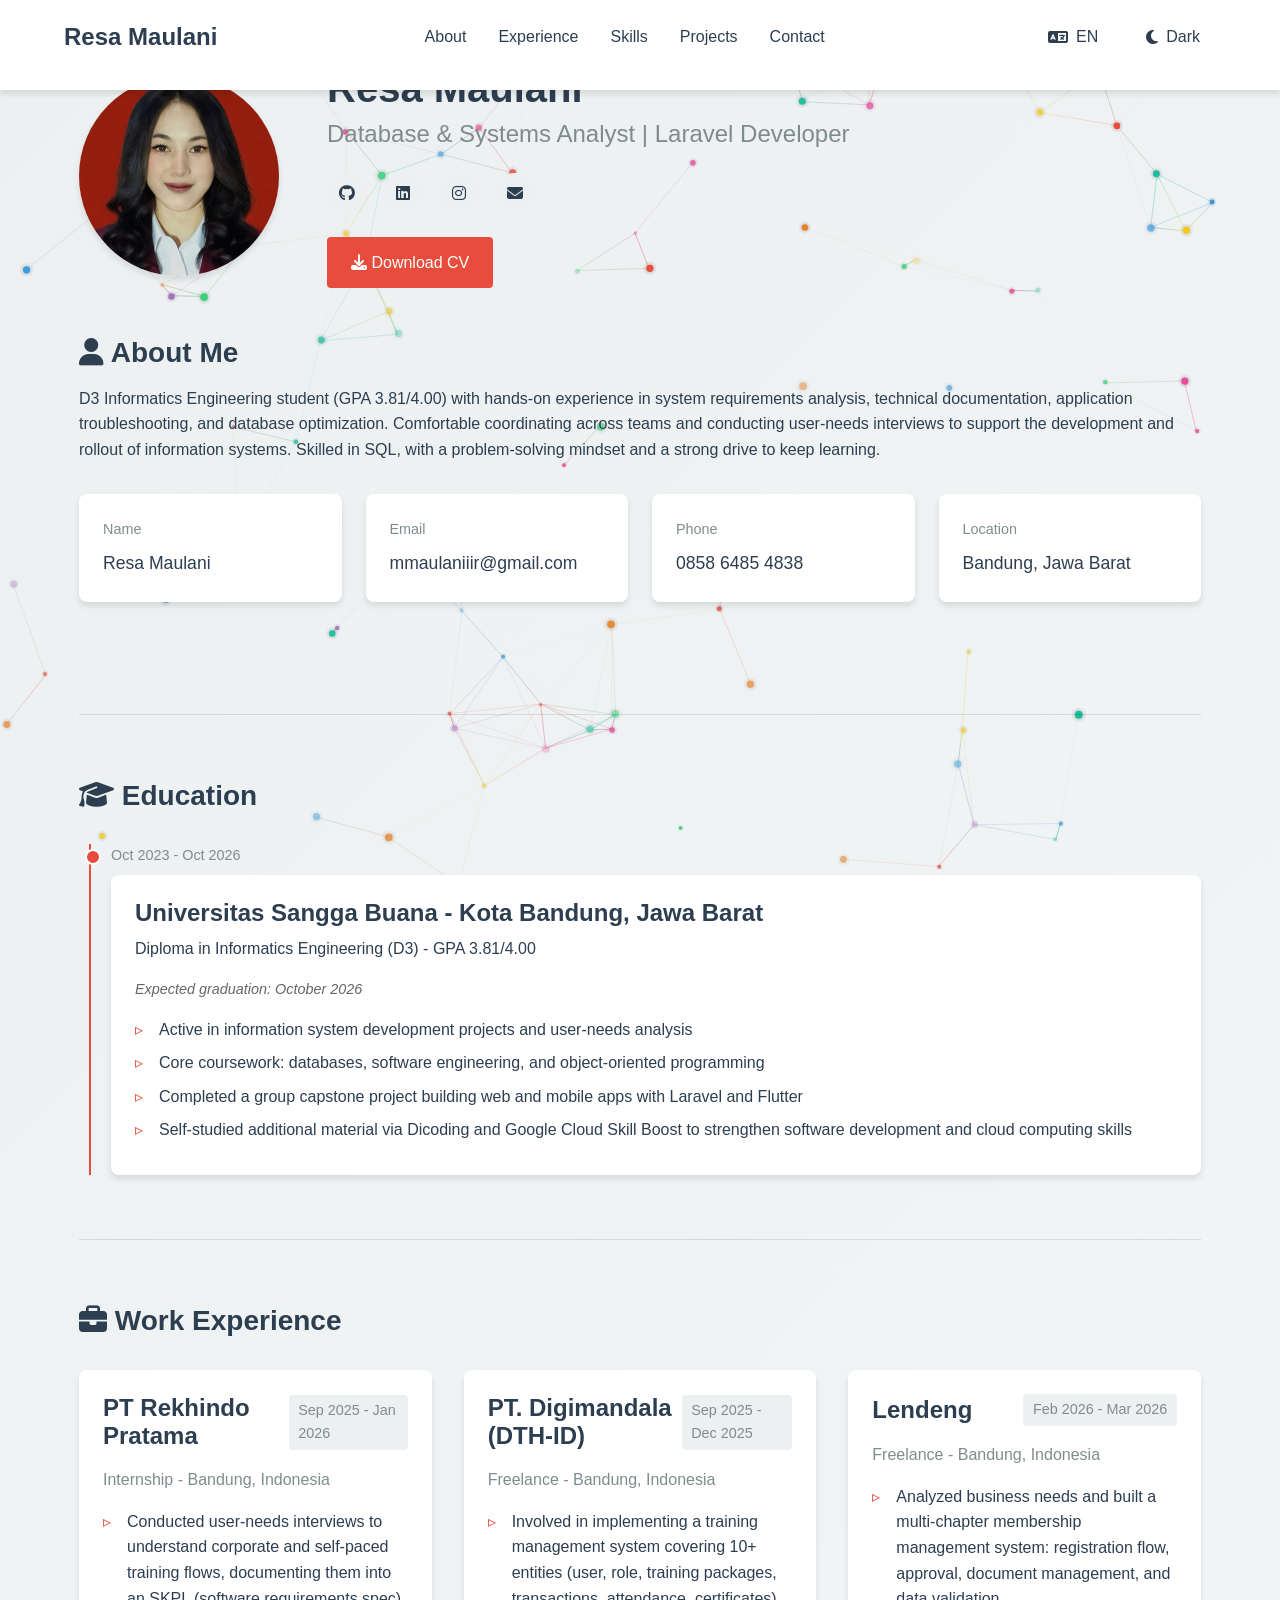
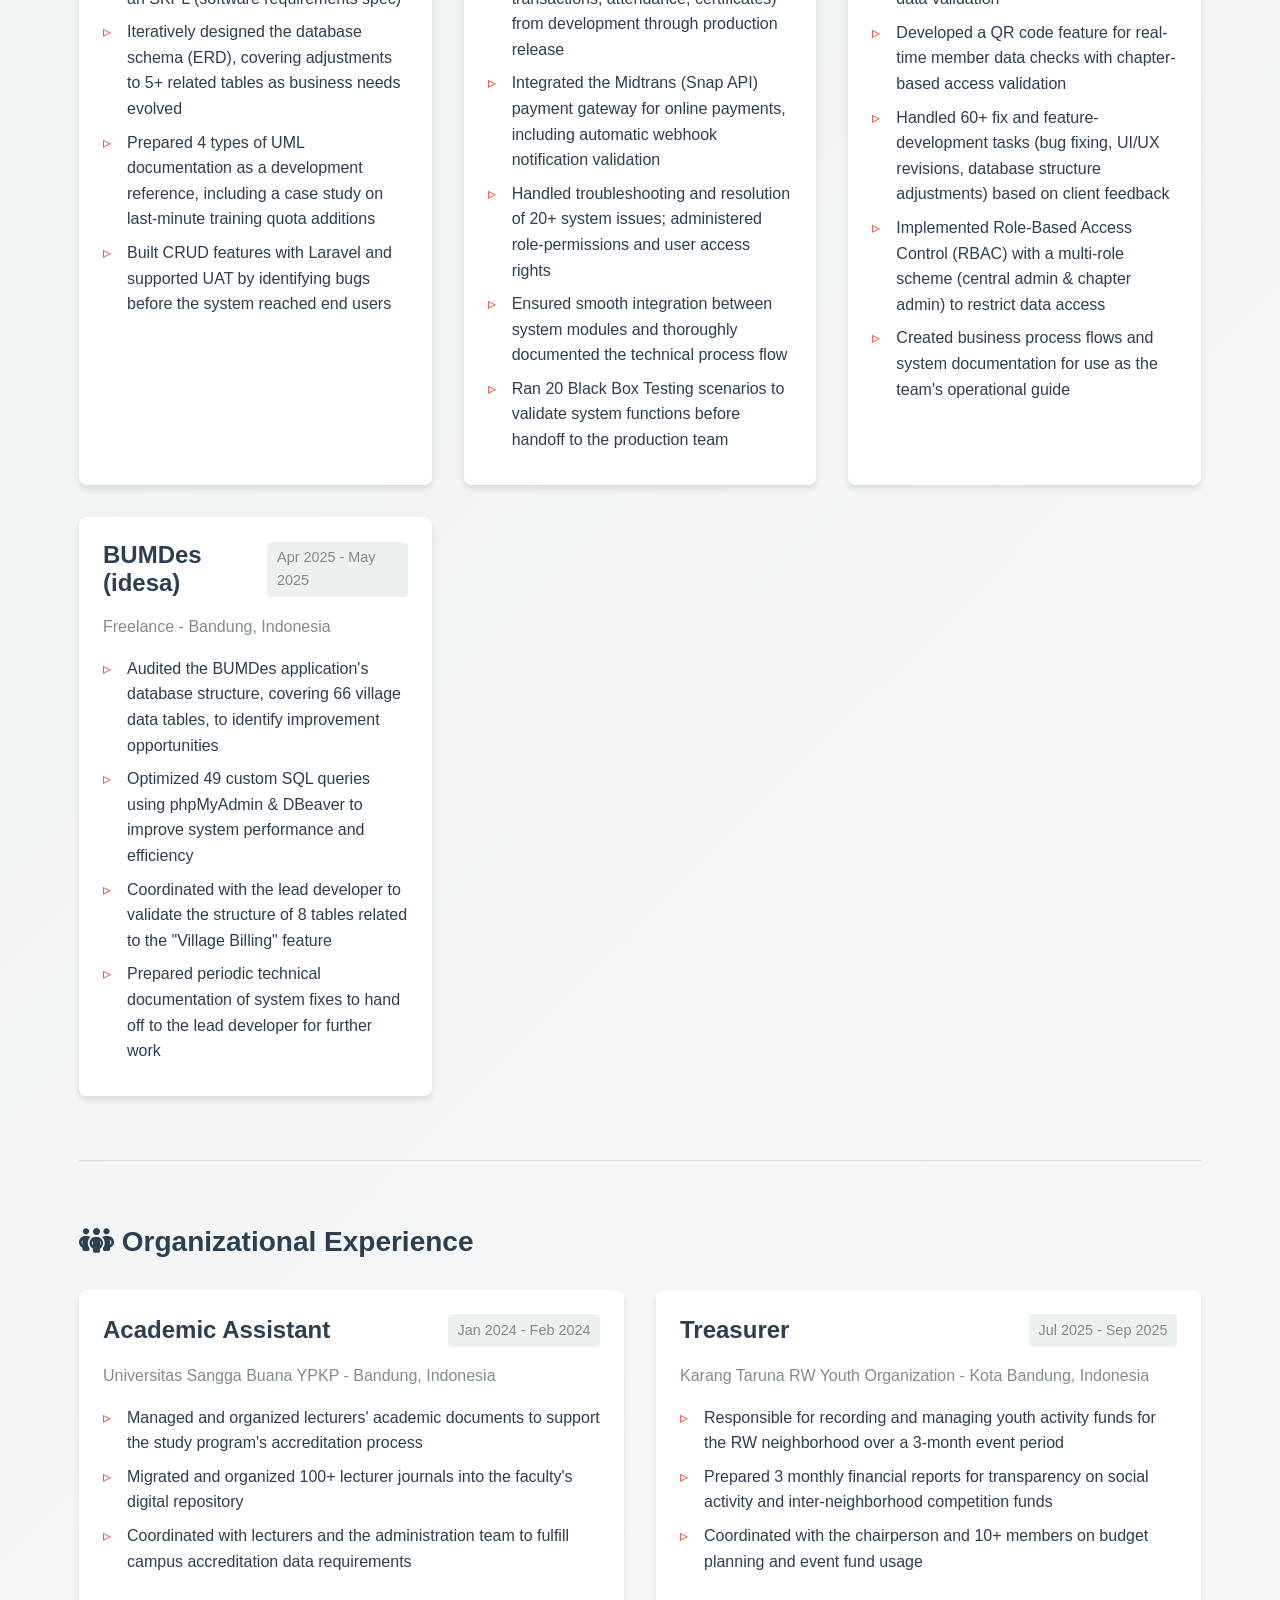
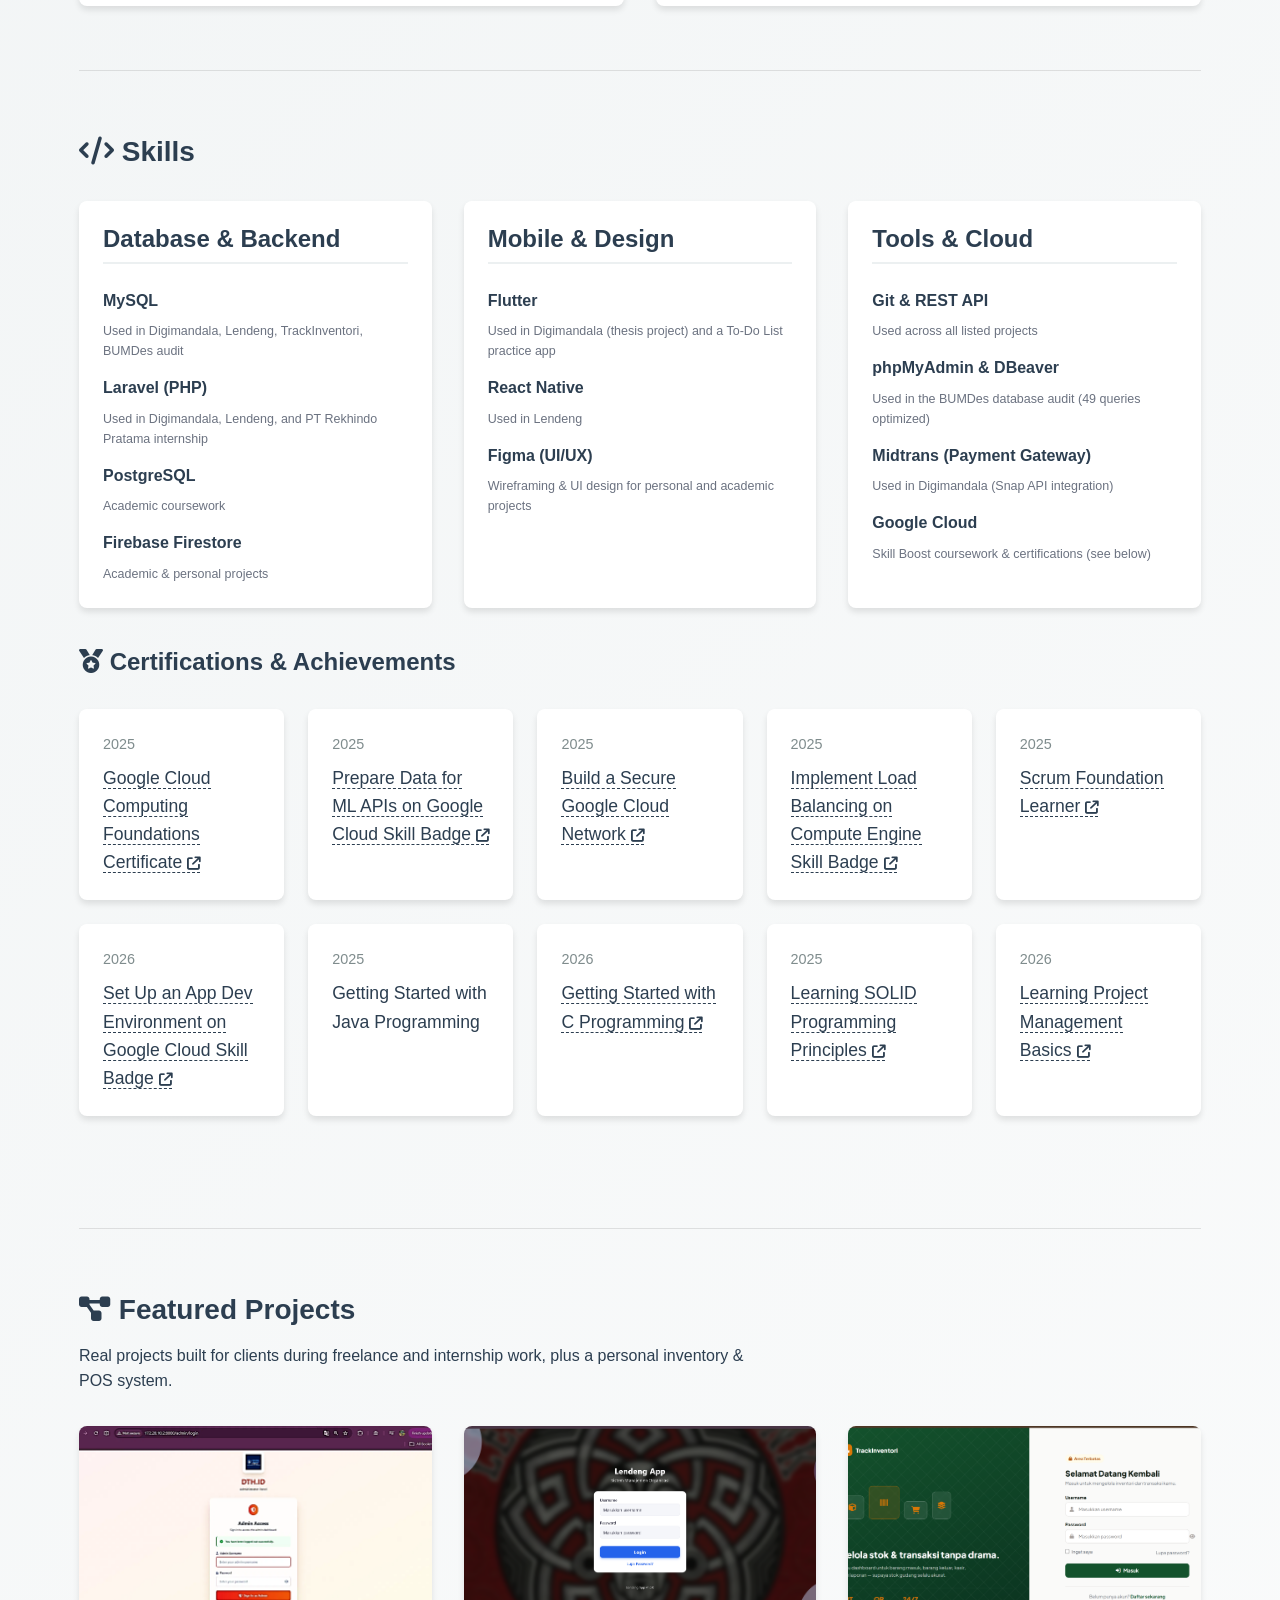
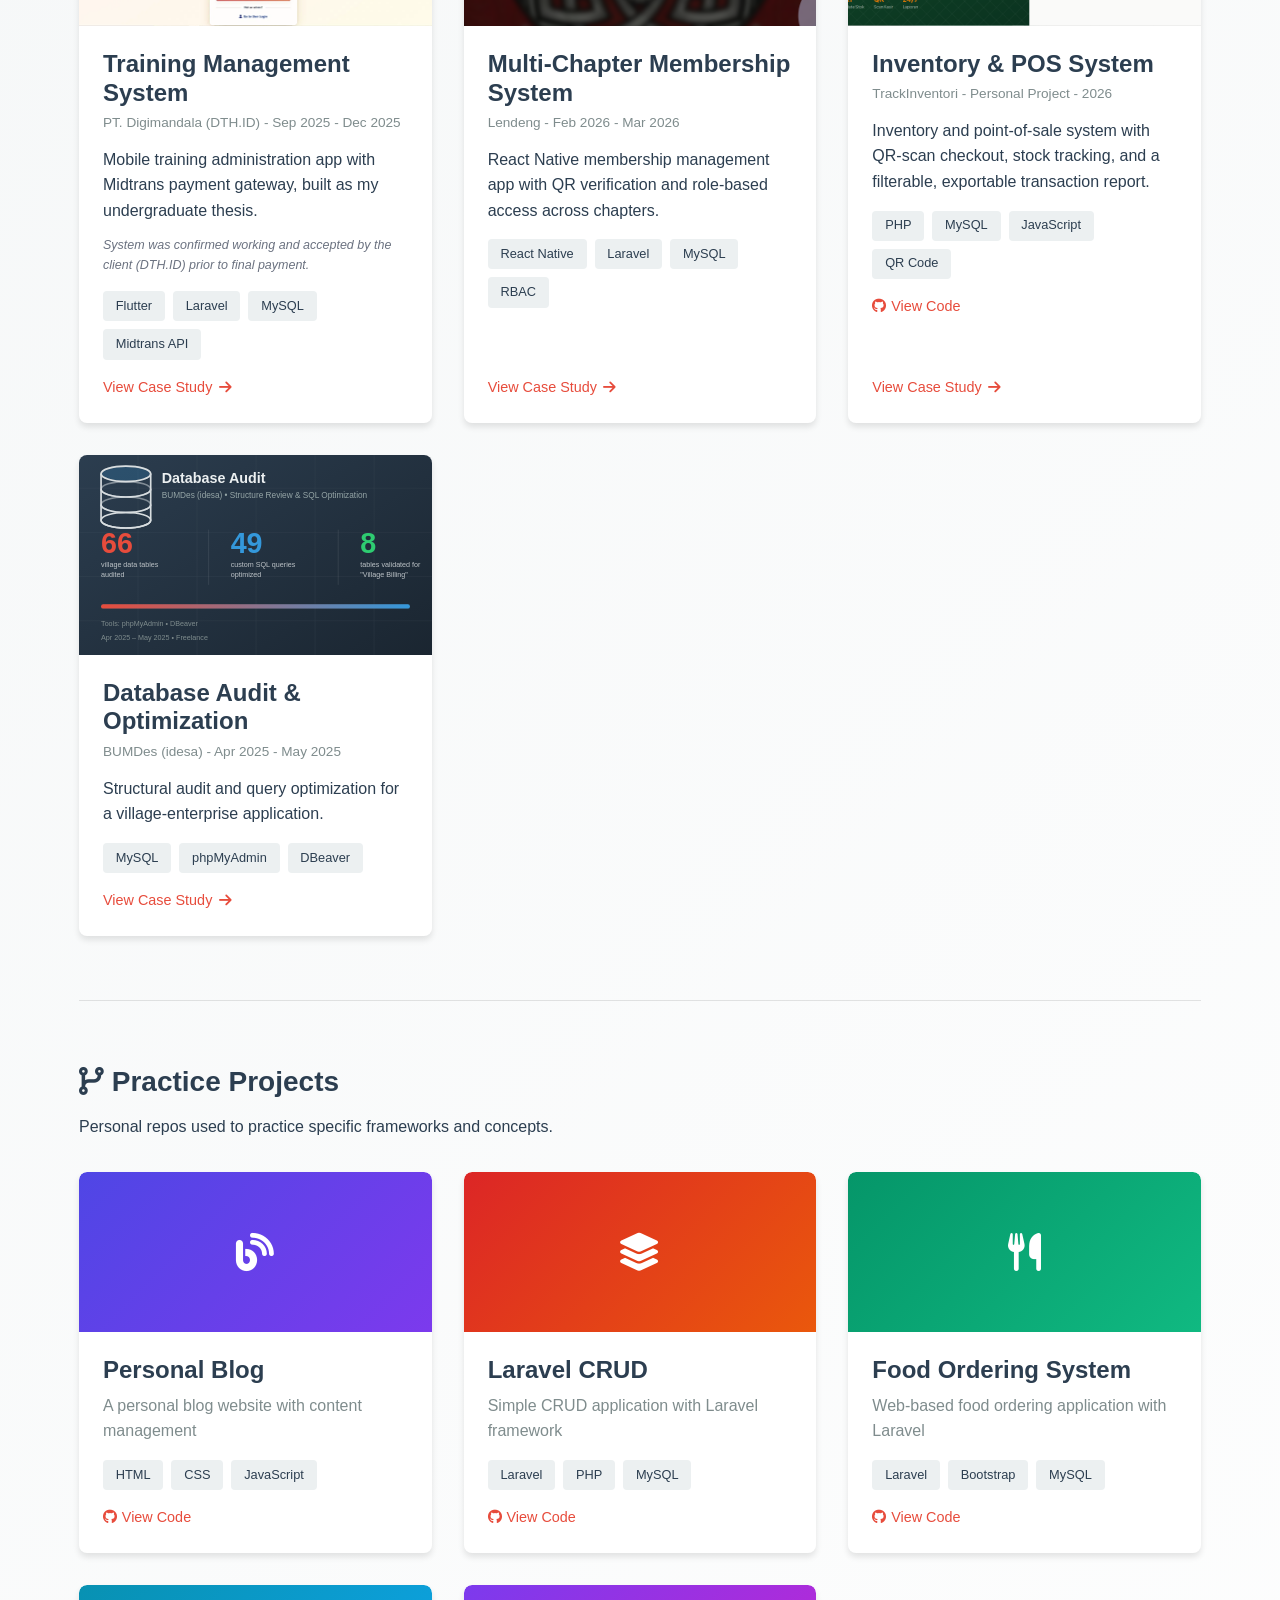
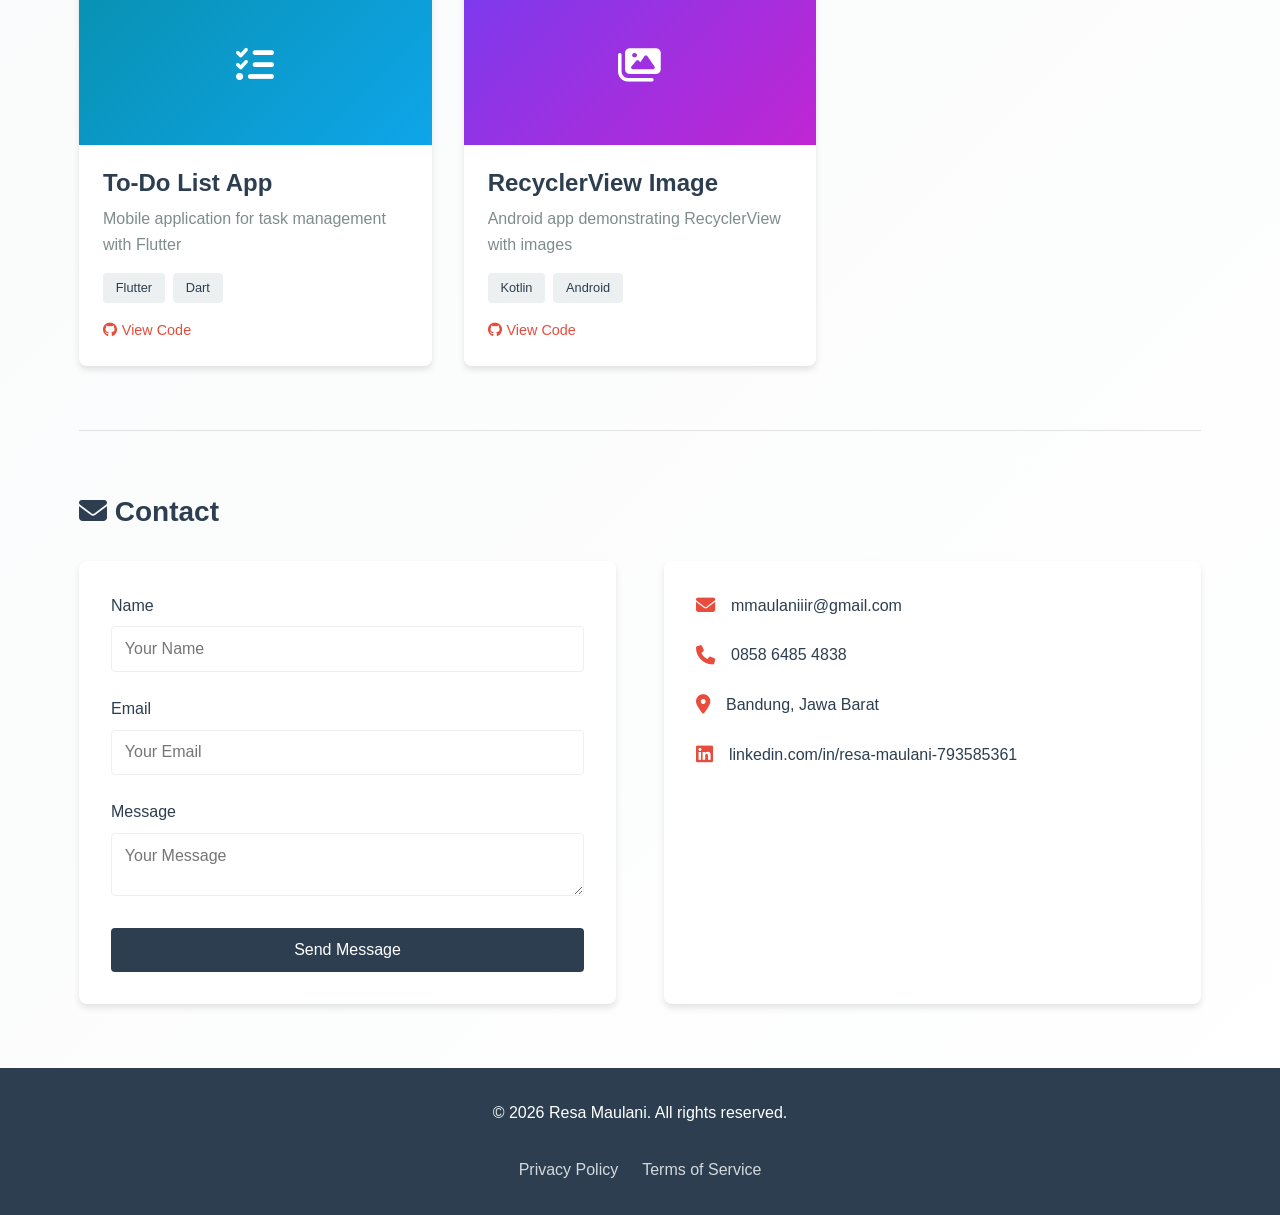
<file: index.html>
<!DOCTYPE html>
<html lang="en" data-theme="light">
<head>
    <meta charset="utf-8">
    <meta name="viewport" content="width=device-width, initial-scale=1">
    <title>Resa Maulani - Software Developer Portfolio</title>
    <meta name="description" content="Portfolio of Resa Maulani - D3 Informatics Engineering student experienced in system requirements analysis, database optimization, and full-stack development.">

    <!-- Open Graph / LinkedIn / WhatsApp preview -->
    <!-- NOTE: replace https://your-domain.com below with your actual hosted URL once deployed -->
    <meta property="og:type" content="website">
    <meta property="og:url" content="https://your-domain.com/">
    <meta property="og:title" content="Resa Maulani - Software Developer Portfolio">
    <meta property="og:description" content="D3 Informatics Engineering student experienced in system requirements analysis, database optimization, and full-stack development (Laravel, Flutter, MySQL).">
    <meta property="og:image" content="https://your-domain.com/images/foto.jpeg">

    <!-- Twitter Card -->
    <meta name="twitter:card" content="summary_large_image">
    <meta name="twitter:title" content="Resa Maulani - Software Developer Portfolio">
    <meta name="twitter:description" content="D3 Informatics Engineering student experienced in system requirements analysis, database optimization, and full-stack development (Laravel, Flutter, MySQL).">
    <meta name="twitter:image" content="https://your-domain.com/images/foto.jpeg">

    <link rel="stylesheet" href="https://cdnjs.cloudflare.com/ajax/libs/font-awesome/6.4.0/css/all.min.css">
    <link rel="stylesheet" href="css/style.css">
    <link rel="stylesheet" href="css/dark-mode.css" id="darkModeStyle" disabled>
    <link rel="icon" href="images/favicon.ico" type="image/x-icon">
</head>
<body>
    <canvas id="particles-canvas"></canvas>
    <div class="progress-container">
        <div class="progress-bar" id="progressBar"></div>
    </div>

    <nav class="navbar">
        <div class="container">
            <a href="#" class="logo">Resa Maulani</a>
            <div class="nav-links">
                <a href="#about" class="nav-link">About</a>
                <a href="#experience" class="nav-link">Experience</a>
                <a href="#skills" class="nav-link">Skills</a>
                <a href="#projects" class="nav-link">Projects</a>
                <a href="#contact" class="nav-link">Contact</a>
            </div>
            <div class="nav-controls">
                <button id="languageToggle" class="control-btn" aria-label="Toggle language">
                    <i class="fas fa-language"></i> <span>EN</span>
                </button>
                <button id="darkModeToggle" class="control-btn" aria-label="Toggle dark mode">
                    <i class="fas fa-moon"></i> <span>Dark</span>
                </button>
                <button class="mobile-menu-btn" id="mobileMenuBtn" aria-label="Mobile menu">
                    <i class="fas fa-bars"></i>
                </button>
            </div>
        </div>
    </nav>

    <div class="back-to-top" id="backToTop" aria-label="Back to top">
        <i class="fas fa-arrow-up"></i>
    </div>

    <main class="container">
        <section id="about" class="section">
            <div class="profile-header">
                <div class="profile-image-container">
                    <img src="images/foto.jpeg" alt="Resa Maulani" class="profile-image" id="profileImage">
                    <div class="image-hover-effect"></div>
                </div>
                <div class="profile-info">
                    <h1>Resa Maulani</h1>
                    <h2 class="en">Database & Systems Analyst | Laravel Developer</h2>
                    <h2 class="id" style="display:none">Analis Database & Sistem | Laravel Developer</h2>
                    <div class="social-links">
                        <a href="https://github.com/ecamln14" class="social-link" aria-label="GitHub" target="_blank"><i class="fab fa-github"></i></a>
                        <a href="https://www.linkedin.com/in/resa-maulani-793585361/" class="social-link" aria-label="LinkedIn" target="_blank"><i class="fab fa-linkedin"></i></a>
                        <a href="https://www.instagram.com/ecamln_/" class="social-link" aria-label="Instagram" target="_blank"><i class="fab fa-instagram"></i></a>
                        <a href="mailto:mmaulaniiir@gmail.com" class="social-link" aria-label="Email"><i class="fas fa-envelope"></i></a>
                    </div>
                    <a href="downloads/cv.pdf" download class="btn download-cv">
                        <i class="fas fa-download"></i>
                        <span class="en">Download CV</span>
                        <span class="id" style="display:none">Unduh CV</span>
                    </a>
                </div>
            </div>

            <div class="about-content">
                <h3><i class="fas fa-user"></i> <span class="en">About Me</span><span class="id" style="display:none">Tentang Saya</span></h3>
                <p class="en">D3 Informatics Engineering student (GPA 3.81/4.00) with hands-on experience in system requirements analysis, technical documentation, application troubleshooting, and database optimization. Comfortable coordinating across teams and conducting user-needs interviews to support the development and rollout of information systems. Skilled in SQL, with a problem-solving mindset and a strong drive to keep learning.</p>
                <p class="id" style="display:none">Mahasiswa D3 Teknik Informatika (IPK 3,81/4,00) dengan pengalaman nyata dalam analisis kebutuhan sistem, penyusunan dokumentasi teknis, troubleshooting aplikasi, dan optimasi database. Terbiasa berkoordinasi lintas tim dan melakukan wawancara kebutuhan pengguna untuk mendukung pengembangan dan implementasi sistem informasi. Memiliki kemampuan query SQL, problem solving mindset, dan semangat belajar tinggi.</p>

                <div class="info-grid">
                    <div class="info-item">
                        <span class="info-label en">Name</span>
                        <span class="info-label id" style="display:none">Nama</span>
                        <span class="info-value">Resa Maulani</span>
                    </div>
                    <div class="info-item">
                        <span class="info-label en">Email</span>
                        <span class="info-label id" style="display:none">Email</span>
                        <span class="info-value">mmaulaniiir@gmail.com</span>
                    </div>
                    <div class="info-item">
                        <span class="info-label en">Phone</span>
                        <span class="info-label id" style="display:none">Telepon</span>
                        <span class="info-value">0858 6485 4838</span>
                    </div>
                    <div class="info-item">
                        <span class="info-label en">Location</span>
                        <span class="info-label id" style="display:none">Lokasi</span>
                        <span class="info-value">Bandung, Jawa Barat</span>
                    </div>
                </div>
            </div>
        </section>

        <section id="education" class="section">
            <h3><i class="fas fa-graduation-cap"></i> <span class="en">Education</span><span class="id" style="display:none">Pendidikan</span></h3>
            <div class="timeline">
                <div class="timeline-item">
                    <div class="timeline-date">Oct 2023 - Oct 2026</div>
                    <div class="timeline-content">
                        <h4>Universitas Sangga Buana - Kota Bandung, Jawa Barat</h4>
                        <p class="en">Diploma in Informatics Engineering (D3) - GPA 3.81/4.00</p>
                        <p class="id" style="display:none">Diploma Teknik Informatika (D3) - IPK 3,81/4,00</p>
                        <p class="status en">Expected graduation: October 2026</p>
                        <p class="status id" style="display:none">Perkiraan lulus: Oktober 2026</p>
                        <ul class="experience-details">
                            <li class="en">Active in information system development projects and user-needs analysis</li>
                            <li class="id" style="display:none">Aktif dalam proyek pengembangan sistem informasi dan analisis kebutuhan pengguna</li>
                            <li class="en">Core coursework: databases, software engineering, and object-oriented programming</li>
                            <li class="id" style="display:none">Mengikuti mata kuliah inti seperti basis data, rekayasa perangkat lunak, dan pemrograman berorientasi objek</li>
                            <li class="en">Completed a group capstone project building web and mobile apps with Laravel and Flutter</li>
                            <li class="id" style="display:none">Menyelesaikan proyek akhir/tugas kelompok berbasis pengembangan aplikasi web dan mobile menggunakan framework Laravel dan Flutter</li>
                            <li class="en">Self-studied additional material via Dicoding and Google Cloud Skill Boost to strengthen software development and cloud computing skills</li>
                            <li class="id" style="display:none">Aktif mempelajari materi tambahan di luar kelas melalui platform seperti Dicoding dan Google Cloud Skill Boost untuk memperkuat kompetensi di bidang software development dan cloud computing</li>
                        </ul>
                    </div>
                </div>
            </div>
        </section>

        <section id="experience" class="section">
            <h3><i class="fas fa-briefcase"></i> <span class="en">Work Experience</span><span class="id" style="display:none">Pengalaman Kerja</span></h3>
            <div class="experience-grid">
                <div class="experience-card">
                    <div class="experience-header">
                        <h4>PT Rekhindo Pratama</h4>
                        <span class="experience-date">Sep 2025 - Jan 2026</span>
                    </div>
                    <div class="experience-company"><span class="en">Internship</span><span class="id" style="display:none">Internship</span> - Bandung, Indonesia</div>
                    <ul class="experience-details">
                        <li class="en">Conducted user-needs interviews to understand corporate and self-paced training flows, documenting them into an SKPL (software requirements spec)</li>
                        <li class="id" style="display:none">Melakukan wawancara kebutuhan pengguna untuk memahami alur pelatihan corporate dan mandiri, lalu mendokumentasikannya ke dalam SKPL</li>
                        <li class="en">Iteratively designed the database schema (ERD), covering adjustments to 5+ related tables as business needs evolved</li>
                        <li class="id" style="display:none">Merancang skema database (ERD) secara iteratif, mencakup penyesuaian 5+ tabel relasi mengikuti perubahan kebutuhan bisnis</li>
                        <li class="en">Prepared 4 types of UML documentation as a development reference, including a case study on last-minute training quota additions</li>
                        <li class="id" style="display:none">Menyusun 4 jenis dokumentasi UML sebagai acuan pengembangan sistem, termasuk studi kasus penambahan kuota pelatihan mendadak</li>
                        <li class="en">Built CRUD features with Laravel and supported UAT by identifying bugs before the system reached end users</li>
                        <li class="id" style="display:none">Membangun fitur CRUD dengan Laravel dan mendukung UAT dengan mengidentifikasi bug pada sistem sebelum digunakan end user</li>
                    </ul>
                </div>

                <div class="experience-card">
                    <div class="experience-header">
                        <h4>PT. Digimandala (DTH-ID)</h4>
                        <span class="experience-date">Sep 2025 - Dec 2025</span>
                    </div>
                    <div class="experience-company"><span class="en">Freelance</span><span class="id" style="display:none">Freelance</span> - Bandung, Indonesia</div>
                    <ul class="experience-details">
                        <li class="en">Involved in implementing a training management system covering 10+ entities (user, role, training packages, transactions, attendance, certificates) from development through production release</li>
                        <li class="id" style="display:none">Terlibat dalam implementasi sistem manajemen pelatihan mencakup 10+ entitas (user, role, paket pelatihan, transaksi, absensi, sertifikat) dari development hingga rilis produksi</li>
                        <li class="en">Integrated the Midtrans (Snap API) payment gateway for online payments, including automatic webhook notification validation</li>
                        <li class="id" style="display:none">Mengintegrasikan payment gateway Midtrans (Snap API) untuk pembayaran online, termasuk validasi notifikasi webhook secara otomatis</li>
                        <li class="en">Handled troubleshooting and resolution of 20+ system issues; administered role-permissions and user access rights</li>
                        <li class="id" style="display:none">Menangani troubleshooting dan penyelesaian 20+ issue pada sistem; mengadministrasi role-permission dan hak akses pengguna</li>
                        <li class="en">Ensured smooth integration between system modules and thoroughly documented the technical process flow</li>
                        <li class="id" style="display:none">Memastikan integrasi antar modul sistem berjalan lancar dan mendokumentasikan alur proses teknis secara menyeluruh</li>
                        <li class="en">Ran 20 Black Box Testing scenarios to validate system functions before handoff to the production team</li>
                        <li class="id" style="display:none">Menjalankan 20 skenario Black Box Testing untuk memvalidasi fungsi sistem sebelum diserahkan ke tim produksi</li>
                    </ul>
                </div>

                <div class="experience-card">
                    <div class="experience-header">
                        <h4>Lendeng</h4>
                        <span class="experience-date">Feb 2026 - Mar 2026</span>
                    </div>
                    <div class="experience-company"><span class="en">Freelance</span><span class="id" style="display:none">Freelance</span> - Bandung, Indonesia</div>
                    <ul class="experience-details">
                        <li class="en">Analyzed business needs and built a multi-chapter membership management system: registration flow, approval, document management, and data validation</li>
                        <li class="id" style="display:none">Menganalisis kebutuhan bisnis dan membangun sistem manajemen anggota multi-chapter: alur pendaftaran, persetujuan, manajemen dokumen, dan validasi data</li>
                        <li class="en">Developed a QR code feature for real-time member data checks with chapter-based access validation</li>
                        <li class="id" style="display:none">Mengembangkan fitur QR code untuk pengecekan data anggota secara real-time dengan validasi akses berbasis sistem chapter</li>
                        <li class="en">Handled 60+ fix and feature-development tasks (bug fixing, UI/UX revisions, database structure adjustments) based on client feedback</li>
                        <li class="id" style="display:none">Menangani 60+ task perbaikan dan pengembangan fitur (bug fixing, revisi UI/UX, penyesuaian struktur database) berdasarkan feedback klien</li>
                        <li class="en">Implemented Role-Based Access Control (RBAC) with a multi-role scheme (central admin & chapter admin) to restrict data access</li>
                        <li class="id" style="display:none">Mengimplementasikan Role-Based Access Control (RBAC) dengan skema multi-role user (admin pusat & admin chapter) untuk membatasi akses data</li>
                        <li class="en">Created business process flows and system documentation for use as the team's operational guide</li>
                        <li class="id" style="display:none">Membuat flow proses bisnis dan dokumentasi sistem untuk digunakan sebagai panduan operasional tim</li>
                    </ul>
                </div>

                <div class="experience-card">
                    <div class="experience-header">
                        <h4>BUMDes (idesa)</h4>
                        <span class="experience-date">Apr 2025 - May 2025</span>
                    </div>
                    <div class="experience-company"><span class="en">Freelance</span><span class="id" style="display:none">Freelance</span> - Bandung, Indonesia</div>
                    <ul class="experience-details">
                        <li class="en">Audited the BUMDes application's database structure, covering 66 village data tables, to identify improvement opportunities</li>
                        <li class="id" style="display:none">Mengaudit struktur database aplikasi BUMDes yang mencakup 66 tabel data desa untuk identifikasi potensi perbaikan</li>
                        <li class="en">Optimized 49 custom SQL queries using phpMyAdmin & DBeaver to improve system performance and efficiency</li>
                        <li class="id" style="display:none">Mengoptimalkan 49 custom query SQL menggunakan phpMyAdmin & DBeaver untuk meningkatkan performa dan efisiensi sistem</li>
                        <li class="en">Coordinated with the lead developer to validate the structure of 8 tables related to the "Village Billing" feature</li>
                        <li class="id" style="display:none">Berkoordinasi dengan 1 developer utama untuk validasi struktur 8 tabel terkait fitur "Tagihan Desa"</li>
                        <li class="en">Prepared periodic technical documentation of system fixes to hand off to the lead developer for further work</li>
                        <li class="id" style="display:none">Menyusun dokumentasi teknis hasil perbaikan sistem secara berkala untuk diserahkan ke developer utama sebagai bahan lanjutan</li>
                    </ul>
                </div>
            </div>
        </section>

        <section id="organization" class="section">
            <h3><i class="fas fa-people-group"></i> <span class="en">Organizational Experience</span><span class="id" style="display:none">Pengalaman Organisasi</span></h3>
            <div class="experience-grid">
                <div class="experience-card">
                    <div class="experience-header">
                        <h4><span class="en">Academic Assistant</span><span class="id" style="display:none">Asisten Akademik</span></h4>
                        <span class="experience-date">Jan 2024 - Feb 2024</span>
                    </div>
                    <div class="experience-company">Universitas Sangga Buana YPKP - Bandung, Indonesia</div>
                    <ul class="experience-details">
                        <li class="en">Managed and organized lecturers' academic documents to support the study program's accreditation process</li>
                        <li class="id" style="display:none">Mengelola dan menata dokumen akademik dari beberapa dosen untuk mendukung proses akreditasi program studi</li>
                        <li class="en">Migrated and organized 100+ lecturer journals into the faculty's digital repository</li>
                        <li class="id" style="display:none">Memindahkan dan mengelompokkan 100+ jurnal dosen ke repositori digital fakultas</li>
                        <li class="en">Coordinated with lecturers and the administration team to fulfill campus accreditation data requirements</li>
                        <li class="id" style="display:none">Berkoordinasi dengan dosen dan tim administrasi untuk memenuhi kebutuhan data akreditasi kampus</li>
                    </ul>
                </div>
                <div class="experience-card">
                    <div class="experience-header">
                        <h4><span class="en">Treasurer</span><span class="id" style="display:none">Bendahara</span></h4>
                        <span class="experience-date">Jul 2025 - Sep 2025</span>
                    </div>
                    <div class="experience-company"><span class="en">Karang Taruna RW Youth Organization</span><span class="id" style="display:none">Organisasi Karang Taruna RW</span> - Kota Bandung, Indonesia</div>
                    <ul class="experience-details">
                        <li class="en">Responsible for recording and managing youth activity funds for the RW neighborhood over a 3-month event period</li>
                        <li class="id" style="display:none">Bertanggung jawab mencatat dan mengelola kas kegiatan pemuda di lingkungan RW selama 3 bulan masa acara</li>
                        <li class="en">Prepared 3 monthly financial reports for transparency on social activity and inter-neighborhood competition funds</li>
                        <li class="id" style="display:none">Menyusun 3 laporan keuangan bulanan untuk transparansi penggunaan dana kegiatan sosial dan lomba antar warga</li>
                        <li class="en">Coordinated with the chairperson and 10+ members on budget planning and event fund usage</li>
                        <li class="id" style="display:none">Berkoordinasi dengan ketua dan 10+ anggota organisasi terkait perencanaan anggaran dan penggunaan dana acara</li>
                    </ul>
                </div>
            </div>
        </section>

        <section id="skills" class="section">
            <h3><i class="fas fa-code"></i> <span class="en">Skills</span><span class="id" style="display:none">Keahlian</span></h3>
            <div class="skills-container">
                <div class="skill-category">
                    <h4 class="en">Database & Backend</h4>
                    <h4 class="id" style="display:none">Database & Backend</h4>
                    <div class="skill-item" style="display:block;margin-bottom:14px">
                        <span class="skill-name" style="font-weight:700">MySQL</span>
                        <div class="en" style="font-size:12.5px;color:var(--text-secondary,#6b7280);margin-top:3px">Used in Digimandala, Lendeng, TrackInventori, BUMDes audit</div>
                        <div class="id" style="display:none;font-size:12.5px;color:var(--text-secondary,#6b7280);margin-top:3px">Dipakai di Digimandala, Lendeng, TrackInventori, audit BUMDes</div>
                    </div>
                    <div class="skill-item" style="display:block;margin-bottom:14px">
                        <span class="skill-name" style="font-weight:700">Laravel (PHP)</span>
                        <div class="en" style="font-size:12.5px;color:var(--text-secondary,#6b7280);margin-top:3px">Used in Digimandala, Lendeng, and PT Rekhindo Pratama internship</div>
                        <div class="id" style="display:none;font-size:12.5px;color:var(--text-secondary,#6b7280);margin-top:3px">Dipakai di Digimandala, Lendeng, dan internship PT Rekhindo Pratama</div>
                    </div>
                    <div class="skill-item" style="display:block;margin-bottom:14px">
                        <span class="skill-name" style="font-weight:700">PostgreSQL</span>
                        <div class="en" style="font-size:12.5px;color:var(--text-secondary,#6b7280);margin-top:3px">Academic coursework</div>
                        <div class="id" style="display:none;font-size:12.5px;color:var(--text-secondary,#6b7280);margin-top:3px">Mata kuliah basis data</div>
                    </div>
                    <div class="skill-item" style="display:block">
                        <span class="skill-name" style="font-weight:700">Firebase Firestore</span>
                        <div class="en" style="font-size:12.5px;color:var(--text-secondary,#6b7280);margin-top:3px">Academic & personal projects</div>
                        <div class="id" style="display:none;font-size:12.5px;color:var(--text-secondary,#6b7280);margin-top:3px">Proyek akademik & pribadi</div>
                    </div>
                </div>
                <div class="skill-category">
                    <h4 class="en">Mobile & Design</h4>
                    <h4 class="id" style="display:none">Mobile & Desain</h4>
                    <div class="skill-item" style="display:block;margin-bottom:14px">
                        <span class="skill-name" style="font-weight:700">Flutter</span>
                        <div class="en" style="font-size:12.5px;color:var(--text-secondary,#6b7280);margin-top:3px">Used in Digimandala (thesis project) and a To-Do List practice app</div>
                        <div class="id" style="display:none;font-size:12.5px;color:var(--text-secondary,#6b7280);margin-top:3px">Dipakai di Digimandala (proyek TA) dan aplikasi latihan To-Do List</div>
                    </div>
                    <div class="skill-item" style="display:block;margin-bottom:14px">
                        <span class="skill-name" style="font-weight:700">React Native</span>
                        <div class="en" style="font-size:12.5px;color:var(--text-secondary,#6b7280);margin-top:3px">Used in Lendeng</div>
                        <div class="id" style="display:none;font-size:12.5px;color:var(--text-secondary,#6b7280);margin-top:3px">Dipakai di Lendeng</div>
                    </div>
                    <div class="skill-item" style="display:block">
                        <span class="skill-name" style="font-weight:700">Figma (UI/UX)</span>
                        <div class="en" style="font-size:12.5px;color:var(--text-secondary,#6b7280);margin-top:3px">Wireframing & UI design for personal and academic projects</div>
                        <div class="id" style="display:none;font-size:12.5px;color:var(--text-secondary,#6b7280);margin-top:3px">Wireframing & desain UI untuk proyek pribadi dan akademik</div>
                    </div>
                </div>
                <div class="skill-category">
                    <h4 class="en">Tools & Cloud</h4>
                    <h4 class="id" style="display:none">Tools & Cloud</h4>
                    <div class="skill-item" style="display:block;margin-bottom:14px">
                        <span class="skill-name" style="font-weight:700">Git & REST API</span>
                        <div class="en" style="font-size:12.5px;color:var(--text-secondary,#6b7280);margin-top:3px">Used across all listed projects</div>
                        <div class="id" style="display:none;font-size:12.5px;color:var(--text-secondary,#6b7280);margin-top:3px">Dipakai di semua proyek yang tercantum</div>
                    </div>
                    <div class="skill-item" style="display:block;margin-bottom:14px">
                        <span class="skill-name" style="font-weight:700">phpMyAdmin & DBeaver</span>
                        <div class="en" style="font-size:12.5px;color:var(--text-secondary,#6b7280);margin-top:3px">Used in the BUMDes database audit (49 queries optimized)</div>
                        <div class="id" style="display:none;font-size:12.5px;color:var(--text-secondary,#6b7280);margin-top:3px">Dipakai di audit database BUMDes (49 query dioptimasi)</div>
                    </div>
                    <div class="skill-item" style="display:block;margin-bottom:14px">
                        <span class="skill-name" style="font-weight:700">Midtrans (Payment Gateway)</span>
                        <div class="en" style="font-size:12.5px;color:var(--text-secondary,#6b7280);margin-top:3px">Used in Digimandala (Snap API integration)</div>
                        <div class="id" style="display:none;font-size:12.5px;color:var(--text-secondary,#6b7280);margin-top:3px">Dipakai di Digimandala (integrasi Snap API)</div>
                    </div>
                    <div class="skill-item" style="display:block">
                        <span class="skill-name" style="font-weight:700">Google Cloud</span>
                        <div class="en" style="font-size:12.5px;color:var(--text-secondary,#6b7280);margin-top:3px">Skill Boost coursework & certifications (see below)</div>
                        <div class="id" style="display:none;font-size:12.5px;color:var(--text-secondary,#6b7280);margin-top:3px">Materi Skill Boost & sertifikasi (lihat di bawah)</div>
                    </div>
                </div>
            </div>

            <div class="about-content" style="margin-top: 2.5rem;">
                <h4><i class="fas fa-medal"></i> <span class="en">Certifications & Achievements</span><span class="id" style="display:none">Sertifikasi & Prestasi</span></h4>
                <div class="info-grid">
                    <div class="info-item">
                        <span class="info-label">2025</span>
                        <span class="info-value"><a href="https://www.credly.com/badges/8b8e1be9-3423-40ac-9209-20f9ab8e1258/public_url" target="_blank" style="color:inherit;text-decoration:none;border-bottom:1px dashed currentColor">Google Cloud Computing Foundations Certificate <i class="fas fa-arrow-up-right-from-square" style="font-size:0.75em"></i></a></span>
                    </div>
                    <div class="info-item">
                        <span class="info-label">2025</span>
                        <span class="info-value"><a href="https://www.credly.com/badges/ec534fe2-f6a3-4547-abaf-c939359fc6b3/public_url" target="_blank" style="color:inherit;text-decoration:none;border-bottom:1px dashed currentColor">Prepare Data for ML APIs on Google Cloud Skill Badge <i class="fas fa-arrow-up-right-from-square" style="font-size:0.75em"></i></a></span>
                    </div>
                    <div class="info-item">
                        <span class="info-label">2025</span>
                        <span class="info-value"><a href="https://www.credly.com/badges/30eb3b9f-130f-4e61-8b06-d7f26dd849ed/public_url" target="_blank" style="color:inherit;text-decoration:none;border-bottom:1px dashed currentColor">Build a Secure Google Cloud Network <i class="fas fa-arrow-up-right-from-square" style="font-size:0.75em"></i></a></span>
                    </div>
                    <div class="info-item">
                        <span class="info-label">2025</span>
                        <span class="info-value"><a href="https://www.credly.com/badges/8eff3520-6312-4cbc-8b22-6efc87ae258d/public_url" target="_blank" style="color:inherit;text-decoration:none;border-bottom:1px dashed currentColor">Implement Load Balancing on Compute Engine Skill Badge <i class="fas fa-arrow-up-right-from-square" style="font-size:0.75em"></i></a></span>
                    </div>
                    <div class="info-item">
                        <span class="info-label">2025</span>
                        <span class="info-value"><a href="https://www.credly.com/badges/8aec16e4-6acf-423f-bc52-d09877b4fcfc/public_url" target="_blank" style="color:inherit;text-decoration:none;border-bottom:1px dashed currentColor">Scrum Foundation Learner <i class="fas fa-arrow-up-right-from-square" style="font-size:0.75em"></i></a></span>
                    </div>
                    <div class="info-item">
                        <span class="info-label">2026</span>
                        <span class="info-value"><a href="https://www.credly.com/badges/9af79cbe-3df4-483a-9062-5abd5ec171dd/public_url" target="_blank" style="color:inherit;text-decoration:none;border-bottom:1px dashed currentColor">Set Up an App Dev Environment on Google Cloud Skill Badge <i class="fas fa-arrow-up-right-from-square" style="font-size:0.75em"></i></a></span>
                    </div>
                    <div class="info-item">
                        <span class="info-label">2025</span>
                        <span class="info-value en">Getting Started with Java Programming</span>
                        <span class="info-value id" style="display:none">Memulai Pemrograman dengan Java</span>
                    </div>
                    <div class="info-item">
                        <span class="info-label">2026</span>
                        <span class="info-value"><a href="https://www.dicoding.com/certificates/L4PQ9MGM2PO1" target="_blank" style="color:inherit;text-decoration:none;border-bottom:1px dashed currentColor"><span class="en">Getting Started with C Programming</span><span class="id" style="display:none">Memulai Pemrograman dengan C</span> <i class="fas fa-arrow-up-right-from-square" style="font-size:0.75em"></i></a></span>
                    </div>
                    <div class="info-item">
                        <span class="info-label">2025</span>
                        <span class="info-value"><a href="https://www.dicoding.com/certificates/2VX357MWJPYQ" target="_blank" style="color:inherit;text-decoration:none;border-bottom:1px dashed currentColor"><span class="en">Learning SOLID Programming Principles</span><span class="id" style="display:none">Belajar Prinsip Pemrograman SOLID</span> <i class="fas fa-arrow-up-right-from-square" style="font-size:0.75em"></i></a></span>
                    </div>
                    <div class="info-item">
                        <span class="info-label">2026</span>
                        <span class="info-value"><a href="https://www.dicoding.com/certificates/KEXLQ49EWPG2" target="_blank" style="color:inherit;text-decoration:none;border-bottom:1px dashed currentColor"><span class="en">Learning Project Management Basics</span><span class="id" style="display:none">Belajar Dasar Manajemen Proyek</span> <i class="fas fa-arrow-up-right-from-square" style="font-size:0.75em"></i></a></span>
                    </div>
                </div>
            </div>
        </section>

        <section id="projects" class="section">
            <h3><i class="fas fa-project-diagram"></i> <span class="en">Featured Projects</span><span class="id" style="display:none">Proyek Unggulan</span></h3>
            <p class="en" style="max-width:700px;">Real projects built for clients during freelance and internship work, plus a personal inventory & POS system.</p>
            <p class="id" style="display:none; max-width:700px;">Proyek nyata yang dikerjakan untuk klien selama freelance dan magang, plus sistem inventori & kasir pribadi.</p>

            <div class="featured-projects-grid">
                <!-- Digimandala Case Study -->
                <div class="featured-project-card" data-project="digimandala">
                    <img class="featured-project-thumb" src="images/projects/digimandala/admin-login.png" alt="DTH.ID Admin Panel Login">
                    <div class="featured-project-content">
                        <h4>Training Management System</h4>
                        <div class="featured-project-role">PT. Digimandala (DTH.ID) - Sep 2025 - Dec 2025</div>
                        <p class="en">Mobile training administration app with Midtrans payment gateway, built as my undergraduate thesis.</p>
                        <p class="id" style="display:none">Aplikasi administrasi pelatihan mobile dengan payment gateway Midtrans, diangkat sebagai Tugas Akhir.</p>
                        <p class="en" style="font-size:12.5px;color:var(--text-secondary,#6b7280);font-style:italic;margin-top:-4px">System was confirmed working and accepted by the client (DTH.ID) prior to final payment.</p>
                        <p class="id" style="display:none;font-size:12.5px;color:var(--text-secondary,#6b7280);font-style:italic;margin-top:-4px">Sistem sudah dikonfirmasi berjalan dan diterima klien (DTH.ID) sebelum pembayaran akhir dilakukan.</p>
                        <div class="project-tech">
                            <span class="tech-tag">Flutter</span>
                            <span class="tech-tag">Laravel</span>
                            <span class="tech-tag">MySQL</span>
                            <span class="tech-tag">Midtrans API</span>
                        </div>
                        <div class="view-case-study">
                            <span class="en">View Case Study</span><span class="id" style="display:none">Lihat Detail</span> <i class="fas fa-arrow-right"></i>
                        </div>
                    </div>
                </div>

                <!-- Lendeng Case Study -->
                <div class="featured-project-card" data-project="lendeng">
                    <img class="featured-project-thumb" src="images/projects/lendeng/login.png" alt="Lendeng App admin login screen">
                    <div class="featured-project-content">
                        <h4>Multi-Chapter Membership System</h4>
                        <div class="featured-project-role">Lendeng - Feb 2026 - Mar 2026</div>
                        <p class="en">React Native membership management app with QR verification and role-based access across chapters.</p>
                        <p class="id" style="display:none">Aplikasi manajemen keanggotaan React Native dengan verifikasi QR dan akses berbasis peran lintas chapter.</p>
                        <div class="project-tech">
                            <span class="tech-tag">React Native</span>
                            <span class="tech-tag">Laravel</span>
                            <span class="tech-tag">MySQL</span>
                            <span class="tech-tag">RBAC</span>
                        </div>
                        <div class="view-case-study">
                            <span class="en">View Case Study</span><span class="id" style="display:none">Lihat Detail</span> <i class="fas fa-arrow-right"></i>
                        </div>
                    </div>
                </div>

                <!-- TrackInventori Case Study -->
                <div class="featured-project-card" data-project="trackinventori">
                    <img class="featured-project-thumb" src="images/projects/trackinventori/login.png" alt="TrackInventori login screen">
                    <div class="featured-project-content">
                        <h4>Inventory & POS System</h4>
                        <div class="featured-project-role">TrackInventori - Personal Project - 2026</div>
                        <p class="en">Inventory and point-of-sale system with QR-scan checkout, stock tracking, and a filterable, exportable transaction report.</p>
                        <p class="id" style="display:none">Sistem inventori & kasir dengan checkout scan QR, pelacakan stok, serta laporan transaksi yang bisa difilter dan diunduh.</p>
                        <div class="project-tech">
                            <span class="tech-tag">PHP</span>
                            <span class="tech-tag">MySQL</span>
                            <span class="tech-tag">JavaScript</span>
                            <span class="tech-tag">QR Code</span>
                        </div>
                        <div class="project-links" style="margin-bottom:10px">
                            <a href="https://github.com/ecamln14/inventory-phpNative-WithScanQR" target="_blank" class="project-link" onclick="event.stopPropagation()">
                                <i class="fab fa-github"></i> <span class="en">View Code</span><span class="id" style="display:none">Lihat Kode</span>
                            </a>
                        </div>
                        <div class="view-case-study">
                            <span class="en">View Case Study</span><span class="id" style="display:none">Lihat Detail</span> <i class="fas fa-arrow-right"></i>
                        </div>
                    </div>
                </div>

                <!-- BUMDes Case Study -->
                <div class="featured-project-card" data-project="bumdes">
                    <img class="featured-project-thumb" src="images/projects/bumdes/db-audit-visual.svg" alt="BUMDes database audit stats: 66 tables audited, 49 queries optimized">
                    <div class="featured-project-content">
                        <h4>Database Audit & Optimization</h4>
                        <div class="featured-project-role">BUMDes (idesa) - Apr 2025 - May 2025</div>
                        <p class="en">Structural audit and query optimization for a village-enterprise application.</p>
                        <p class="id" style="display:none">Audit struktur dan optimasi query untuk aplikasi BUMDes.</p>
                        <div class="project-tech">
                            <span class="tech-tag">MySQL</span>
                            <span class="tech-tag">phpMyAdmin</span>
                            <span class="tech-tag">DBeaver</span>
                        </div>
                        <div class="view-case-study">
                            <span class="en">View Case Study</span><span class="id" style="display:none">Lihat Detail</span> <i class="fas fa-arrow-right"></i>
                        </div>
                    </div>
                </div>
            </div>
        </section>

        <section id="practice-projects" class="section">
            <h3><i class="fas fa-code-branch"></i> <span class="en">Practice Projects</span><span class="id" style="display:none">Proyek Latihan</span></h3>
            <p class="en" style="max-width:700px;">Personal repos used to practice specific frameworks and concepts.</p>
            <p class="id" style="display:none; max-width:700px;">Repo pribadi untuk latihan framework dan konsep tertentu.</p>
            <div class="projects-grid">
                <!-- Personal Blog Project -->
                <div class="project-card">
                    <div class="project-image" style="display:flex;align-items:center;justify-content:center;height:160px;background:linear-gradient(135deg,#4f46e5,#7c3aed);color:#fff;font-size:38px">
                        <i class="fas fa-blog" aria-hidden="true"></i>
                    </div>
                    <div class="project-content">
                        <h4>Personal Blog</h4>
                        <p class="en">A personal blog website with content management</p>
                        <p class="id" style="display:none">Website blog pribadi dengan manajemen konten</p>
                        <div class="project-tech">
                            <span class="tech-tag">HTML</span>
                            <span class="tech-tag">CSS</span>
                            <span class="tech-tag">JavaScript</span>
                        </div>
                        <div class="project-links">
                            <a href="https://github.com/ecamln14/ecamln_blog" target="_blank" class="project-link">
                                <i class="fab fa-github"></i> <span class="en">View Code</span><span class="id" style="display:none">Lihat Kode</span>
                            </a>
                        </div>
                    </div>
                </div>

                <!-- Laravel CRUD Project -->
                <div class="project-card">
                    <div class="project-image" style="display:flex;align-items:center;justify-content:center;height:160px;background:linear-gradient(135deg,#dc2626,#ea580c);color:#fff;font-size:38px">
                        <i class="fas fa-layer-group" aria-hidden="true"></i>
                    </div>
                    <div class="project-content">
                        <h4>Laravel CRUD</h4>
                        <p class="en">Simple CRUD application with Laravel framework</p>
                        <p class="id" style="display:none">Aplikasi CRUD sederhana dengan framework Laravel</p>
                        <div class="project-tech">
                            <span class="tech-tag">Laravel</span>
                            <span class="tech-tag">PHP</span>
                            <span class="tech-tag">MySQL</span>
                        </div>
                        <div class="project-links">
                            <a href="https://github.com/ecamln14/crud-laravel-sederhana" target="_blank" class="project-link">
                                <i class="fab fa-github"></i> <span class="en">View Code</span><span class="id" style="display:none">Lihat Kode</span>
                            </a>
                        </div>
                    </div>
                </div>

                <!-- Food Ordering Web App -->
                <div class="project-card">
                    <div class="project-image" style="display:flex;align-items:center;justify-content:center;height:160px;background:linear-gradient(135deg,#059669,#10b981);color:#fff;font-size:38px">
                        <i class="fas fa-utensils" aria-hidden="true"></i>
                    </div>
                    <div class="project-content">
                        <h4>Food Ordering System</h4>
                        <p class="en">Web-based food ordering application with Laravel</p>
                        <p class="id" style="display:none">Aplikasi pemesanan makanan berbasis web dengan Laravel</p>
                        <div class="project-tech">
                            <span class="tech-tag">Laravel</span>
                            <span class="tech-tag">Bootstrap</span>
                            <span class="tech-tag">MySQL</span>
                        </div>
                        <div class="project-links">
                            <a href="https://github.com/ecamln14/web-pemesanan-makanan-laravel" target="_blank" class="project-link">
                                <i class="fab fa-github"></i> <span class="en">View Code</span><span class="id" style="display:none">Lihat Kode</span>
                            </a>
                        </div>
                    </div>
                </div>

                <!-- To-Do List Mobile App -->
                <div class="project-card">
                    <div class="project-image" style="display:flex;align-items:center;justify-content:center;height:160px;background:linear-gradient(135deg,#0891b2,#0ea5e9);color:#fff;font-size:38px">
                        <i class="fas fa-list-check" aria-hidden="true"></i>
                    </div>
                    <div class="project-content">
                        <h4>To-Do List App</h4>
                        <p class="en">Mobile application for task management with Flutter</p>
                        <p class="id" style="display:none">Aplikasi mobile untuk manajemen tugas dengan Flutter</p>
                        <div class="project-tech">
                            <span class="tech-tag">Flutter</span>
                            <span class="tech-tag">Dart</span>
                        </div>
                        <div class="project-links">
                            <a href="https://github.com/ecamln14/ToDoList-Mobile" target="_blank" class="project-link">
                                <i class="fab fa-github"></i> <span class="en">View Code</span><span class="id" style="display:none">Lihat Kode</span>
                            </a>
                        </div>
                    </div>
                </div>

                <!-- RecyclerView Image App -->
                <div class="project-card">
                    <div class="project-image" style="display:flex;align-items:center;justify-content:center;height:160px;background:linear-gradient(135deg,#7c3aed,#c026d3);color:#fff;font-size:38px">
                        <i class="fas fa-images" aria-hidden="true"></i>
                    </div>
                    <div class="project-content">
                        <h4>RecyclerView Image</h4>
                        <p class="en">Android app demonstrating RecyclerView with images</p>
                        <p class="id" style="display:none">Aplikasi Android demonstrasi RecyclerView dengan gambar</p>
                        <div class="project-tech">
                            <span class="tech-tag">Kotlin</span>
                            <span class="tech-tag">Android</span>
                        </div>
                        <div class="project-links">
                            <a href="https://github.com/ecamln14/recyclerview-image" target="_blank" class="project-link">
                                <i class="fab fa-github"></i> <span class="en">View Code</span><span class="id" style="display:none">Lihat Kode</span>
                            </a>
                        </div>
                    </div>
                </div>
            </div>
        </section>

        <section id="contact" class="section">
            <h3><i class="fas fa-envelope"></i> <span class="en">Contact</span><span class="id" style="display:none">Kontak</span></h3>
            <div class="contact-container">
                <form class="contact-form" id="contactForm" action="https://formspree.io/f/myzjdkda" method="POST">
                    <div class="form-group">
                        <label for="name" class="en">Name</label>
                        <label for="name" class="id" style="display:none">Nama</label>
                        <input type="text" id="name" name="name" placeholder="Your Name" required>
                    </div>
                    <div class="form-group">
                        <label for="email" class="en">Email</label>
                        <label for="email" class="id" style="display:none">Email</label>
                        <input type="email" id="email" name="email" placeholder="Your Email" required>
                    </div>
                    <div class="form-group">
                        <label for="message" class="en">Message</label>
                        <label for="message" class="id" style="display:none">Pesan</label>
                        <textarea id="message" name="message" placeholder="Your Message" required></textarea>
                    </div>
                    <input type="hidden" name="_subject" value="New portfolio message!">
                    <button type="submit" class="btn submit-btn">
                        <span class="en">Send Message</span>
                        <span class="id" style="display:none">Kirim Pesan</span>
                    </button>
                </form>

                <div class="contact-info">
                    <div class="contact-item">
                        <i class="fas fa-envelope"></i>
                        <span>mmaulaniiir@gmail.com</span>
                    </div>
                    <div class="contact-item">
                        <i class="fas fa-phone"></i>
                        <span>0858 6485 4838</span>
                    </div>
                    <div class="contact-item">
                        <i class="fas fa-map-marker-alt"></i>
                        <span>Bandung, Jawa Barat</span>
                    </div>
                    <div class="contact-item">
                        <i class="fab fa-linkedin"></i>
                        <a href="https://www.linkedin.com/in/resa-maulani-793585361/" target="_blank">linkedin.com/in/resa-maulani-793585361</a>
                    </div>
                </div>
            </div>
        </section>
    </main>

    <footer class="footer">
        <div class="container">
            <p>&copy; <span id="currentYear"></span> Resa Maulani. <span class="en">All rights reserved.</span><span class="id" style="display:none">Hak cipta dilindungi.</span></p>
            <div class="footer-links">
                <a href="#" class="footer-link en">Privacy Policy</a>
                <a href="#" class="footer-link id" style="display:none">Kebijakan Privasi</a>
                <a href="#" class="footer-link en">Terms of Service</a>
                <a href="#" class="footer-link id" style="display:none">Syarat Layanan</a>
            </div>
        </div>
    </footer>

    <!-- Image Modal -->
    <div id="imageModal" class="modal">
        <span class="close">&times;</span>
        <img class="modal-content" id="modalImage">
    </div>

    <!-- Project Case Study Modal -->
    <div id="projectModal" class="project-modal-overlay">
        <div class="project-modal-box">
            <span class="project-modal-close" id="projectModalClose">&times;</span>
            <div class="project-modal-body" id="projectModalBody">
                <!-- Populated by JS based on data-project attribute -->
            </div>
        </div>
    </div>

    <!-- Scripts -->
    <script src="js/dark-mode.js"></script>
    <script src="js/language-toggle.js"></script>
    <script src="js/animations.js"></script>
    <script src="js/main.js"></script>
    <script src="js/particles.js"></script>
</body>
</html>
</file>
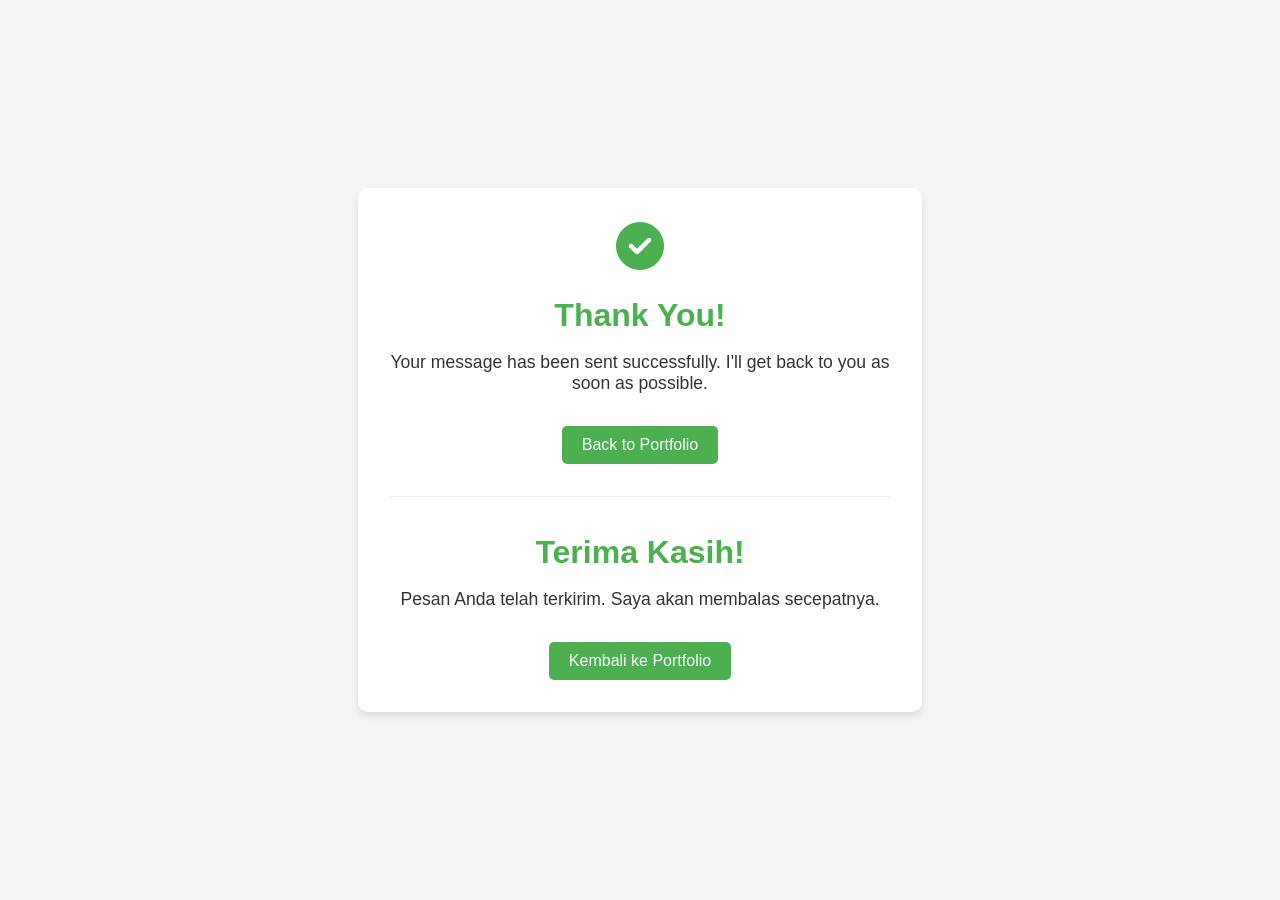
<file: Thank-You.html>
<!DOCTYPE html>
<html lang="en">
<head>
    <meta charset="UTF-8">
    <meta name="viewport" content="width=device-width, initial-scale=1.0">
    <title>Thank You - Resa Maulani</title>
    <style>
        body {
            font-family: 'Segoe UI', Tahoma, Geneva, Verdana, sans-serif;
            background-color: #f5f5f5;
            display: flex;
            justify-content: center;
            align-items: center;
            height: 100vh;
            margin: 0;
            text-align: center;
        }
        .thank-you-container {
            background-color: white;
            padding: 2rem;
            border-radius: 10px;
            box-shadow: 0 4px 6px rgba(0, 0, 0, 0.1);
            max-width: 500px;
            width: 90%;
        }
        h1 {
            color: #4CAF50;
            margin-bottom: 1rem;
        }
        p {
            color: #333;
            margin-bottom: 2rem;
            font-size: 1.1rem;
        }
        .btn {
            display: inline-block;
            background-color: #4CAF50;
            color: white;
            padding: 10px 20px;
            text-decoration: none;
            border-radius: 5px;
            transition: background-color 0.3s;
        }
        .btn:hover {
            background-color: #45a049;
        }
        .icon {
            font-size: 3rem;
            color: #4CAF50;
            margin-bottom: 1rem;
        }
    </style>
    <link rel="stylesheet" href="https://cdnjs.cloudflare.com/ajax/libs/font-awesome/6.4.0/css/all.min.css">
</head>
<body>
    <div class="thank-you-container">
        <div class="icon">
            <i class="fas fa-check-circle"></i>
        </div>
        <h1>Thank You!</h1>
        <p>Your message has been sent successfully. I'll get back to you as soon as possible.</p>
        <a href="index.html" class="btn">Back to Portfolio</a>
        
        <!-- Bahasa Indonesia -->
        <div style="margin-top: 2rem; padding-top: 1rem; border-top: 1px solid #eee;">
            <h1>Terima Kasih!</h1>
            <p>Pesan Anda telah terkirim. Saya akan membalas secepatnya.</p>
            <a href="index.html" class="btn">Kembali ke Portfolio</a>
        </div>
    </div>
</body>
</html>
</file>
<file: css/style.css>
/* Base Styles */
:root {
    --primary: #2c3e50;
    --secondary: #e74c3c;
    --accent: #3498db;
    --light: #ecf0f1;
    --dark: #121212;
    --gray: #95a5a6;
    --light-gray: #f5f5f5;
    --dark-gray: #7f8c8d;
    --white: #ffffff;
    --black: #000000;
    --success: #2ecc71;
    --warning: #f39c12;
    --danger: #e74c3c;
    --shadow: 0 4px 6px rgba(0, 0, 0, 0.1);
    --transition: all 0.3s ease;
}
#particles-canvas {
  position: fixed;
  top: 0;
  left: 0;
  width: 100%;
  height: 100%;
  z-index: -1; /* Behind all content */
  pointer-events: none; /* Allow clicks to pass through */
}
* {
    margin: 0;
    padding: 0;
    box-sizing: border-box;
}

body {
    font-family: 'Segoe UI', Tahoma, Geneva, Verdana, sans-serif;
    font-size: 16px;
    line-height: 1.6;
    color: var(--primary);
    background-color: var(--light-gray);
    transition: var(--transition);
    background-image: linear-gradient(135deg, var(--light) 0%, var(--white) 100%);
}

.container {
    width: 90%;
    max-width: 1200px;
    margin: 0 auto;
    padding: 0 15px;
}

/* Typography */
h1, h2, h3, h4, h5, h6 {
    margin-bottom: 1rem;
    font-weight: 600;
    line-height: 1.2;
}

h1 { font-size: 2.5rem; }
h2 { font-size: 2rem; }
h3 { font-size: 1.75rem; }
h4 { font-size: 1.5rem; }

p {
    margin-bottom: 1rem;
}

a {
    text-decoration: none;
    color: var(--primary);
    transition: var(--transition);
}

a:hover {
    color: var(--secondary);
}

/* Layout */
.section {
    padding: 4rem 0;
    border-bottom: 1px solid rgba(0, 0, 0, 0.1);
}

.section:last-child {
    border-bottom: none;
}

/* Navigation */
.navbar {
    position: fixed;
    top: 0;
    left: 0;
    width: 100%;
    height: 10%;
    background-color: var(--white);
    box-shadow: var(--shadow);
    z-index: 1000;
    transition: var(--transition);
}

.navbar .container {
    display: flex;
    justify-content: space-between;
    align-items: center;
    padding: 1rem 0;
}

.logo {
    font-size: 1.5rem;
    font-weight: 700;
    color: var(--primary);
}

.nav-links {
    display: flex;
    gap: 2rem;
}

.nav-link {
    font-weight: 500;
    padding: 0.5rem 0;
    position: relative;
}

.nav-link::after {
    content: '';
    position: absolute;
    bottom: 0;
    left: 0;
    width: 0;
    height: 2px;
    background-color: var(--secondary);
    transition: var(--transition);
}

.nav-link:hover::after {
    width: 100%;
}

.nav-controls {
    display: flex;
    gap: 1rem;
    align-items: center;
}

.control-btn {
    background: none;
    border: none;
    cursor: pointer;
    font-size: 1rem;
    color: var(--primary);
    display: flex;
    align-items: center;
    gap: 0.5rem;
    padding: 0.5rem 1rem;
    border-radius: 4px;
    transition: var(--transition);
}

.control-btn:hover {
    background-color: rgba(0, 0, 0, 0.05);
}

.mobile-menu-btn {
    display: none;
    background: none;
    border: none;
    font-size: 1.5rem;
    cursor: pointer;
    color: var(--primary);
}

/* Profile Section */
.profile-header {
    display: flex;
    align-items: center;
    gap: 3rem;
    margin-bottom: 3rem;
}

.profile-image-container {
    position: relative;
    width: 200px;
    height: 200px;
    border-radius: 50%;
    overflow: hidden;
    box-shadow: var(--shadow);
}

.profile-image {
    width: 100%;
    height: 100%;
    object-fit: cover;
    transition: var(--transition);
}

.image-hover-effect {
    position: absolute;
    top: 0;
    left: 0;
    width: 100%;
    height: 100%;
    background-color: rgba(0, 0, 0, 0.3);
    opacity: 0;
    transition: var(--transition);
    display: flex;
    align-items: center;
    justify-content: center;
    color: var(--white);
    font-size: 1.5rem;
}

.profile-image-container:hover .image-hover-effect {
    opacity: 1;
}

.profile-image-container:hover .profile-image {
    transform: scale(1.1);
}

.profile-info {
    flex: 1;
}

.profile-info h1 {
    font-size: 2.5rem;
    margin-bottom: 0.5rem;
}

.profile-info h2 {
    font-size: 1.5rem;
    font-weight: 400;
    color: var(--dark-gray);
    margin-bottom: 1.5rem;
}

.social-links {
    display: flex;
    gap: 1rem;
    margin-bottom: 1.5rem;
}

.social-link {
    display: flex;
    align-items: center;
    justify-content: center;
    width: 40px;
    height: 40px;
    border-radius: 50%;
    background-color: var(--light);
    color: var(--primary);
    transition: var(--transition);
}

.social-link:hover {
    background-color: var(--secondary);
    color: var(--white);
}

/* About Content */
.about-content {
    margin-bottom: 3rem;
}

.info-grid {
    display: grid;
    grid-template-columns: repeat(auto-fit, minmax(200px, 1fr));
    gap: 1.5rem;
    margin-top: 2rem;
}

.info-item {
    background-color: var(--white);
    padding: 1.5rem;
    border-radius: 8px;
    box-shadow: var(--shadow);
    transition: var(--transition);
}

.info-item:hover {
    transform: translateY(-5px);
}

.info-label {
    display: block;
    font-size: 0.9rem;
    color: var(--dark-gray);
    margin-bottom: 0.5rem;
}

.info-value {
    font-size: 1.1rem;
    font-weight: 500;
}

/* Timeline */
.timeline {
    position: relative;
    padding-left: 2rem;
    margin-top: 2rem;
}

.timeline::before {
    content: '';
    position: absolute;
    top: 0;
    left: 10px;
    height: 100%;
    width: 2px;
    background-color: var(--secondary);
}

.timeline-item {
    position: relative;
    padding-bottom: 2rem;
}

.timeline-item:last-child {
    padding-bottom: 0;
}

.timeline-item::before {
    content: '';
    position: absolute;
    top: 5px;
    left: -26px;
    width: 12px;
    height: 12px;
    border-radius: 50%;
    background-color: var(--secondary);
    border: 2px solid var(--white);
}

.timeline-date {
    font-size: 0.9rem;
    color: var(--dark-gray);
    margin-bottom: 0.5rem;
}

.timeline-content {
    background-color: var(--white);
    padding: 1.5rem;
    border-radius: 8px;
    box-shadow: var(--shadow);
}
.timeline-content p.status {
    font-size: 0.9rem;
    color: #666;
    margin-top: 0.5rem;
    font-style: italic;
}

[data-theme="dark"] .timeline-content p.status {
    color: #a1a1c2;
}

.timeline-content h4 {
    margin-bottom: 0.5rem;
}

/* Experience */
.experience-grid {
    display: grid;
    grid-template-columns: repeat(auto-fit, minmax(300px, 1fr));
    gap: 2rem;
    margin-top: 2rem;
}

.experience-card {
    background-color: var(--white);
    padding: 1.5rem;
    border-radius: 8px;
    box-shadow: var(--shadow);
    transition: var(--transition);
}

.experience-card:hover {
    transform: translateY(-5px);
}

.experience-header {
    display: flex;
    justify-content: space-between;
    align-items: center;
    margin-bottom: 1rem;
}

.experience-header h4 {
    margin-bottom: 0;
}

.experience-date {
    font-size: 0.9rem;
    color: var(--dark-gray);
    background-color: var(--light);
    padding: 0.3rem 0.6rem;
    border-radius: 4px;
}

.experience-company {
    font-size: 1rem;
    color: var(--dark-gray);
    margin-bottom: 1rem;
}

.experience-details {
    list-style-type: none;
}

.experience-details li {
    position: relative;
    padding-left: 1.5rem;
    margin-bottom: 0.5rem;
}

.experience-details li::before {
    content: '▹';
    position: absolute;
    left: 0;
    color: var(--secondary);
}

/* Skills */
.skills-container {
    display: grid;
    grid-template-columns: repeat(auto-fit, minmax(300px, 1fr));
    gap: 2rem;
    margin-top: 2rem;
}

.skill-category {
    background-color: var(--white);
    padding: 1.5rem;
    border-radius: 8px;
    box-shadow: var(--shadow);
}

.skill-category h4 {
    margin-bottom: 1.5rem;
    padding-bottom: 0.5rem;
    border-bottom: 2px solid var(--light);
}

.skill-item {
    margin-bottom: 1.5rem;
}

.skill-item:last-child {
    margin-bottom: 0;
}

.skill-name {
    display: block;
    margin-bottom: 0.5rem;
    font-weight: 500;
}

.skill-bar {
    height: 8px;
    background-color: var(--light);
    border-radius: 4px;
    overflow: hidden;
}

.skill-progress {
    height: 100%;
    background-color: var(--secondary);
    border-radius: 4px;
    width: 0;
    transition: width 1.5s ease-in-out;
}

/* Featured Projects (case studies) */
.featured-projects-grid {
    display: grid;
    grid-template-columns: repeat(auto-fit, minmax(320px, 1fr));
    gap: 2rem;
    margin-top: 2rem;
}

.featured-project-card {
    background-color: var(--white);
    border-radius: 8px;
    overflow: hidden;
    box-shadow: var(--shadow);
    transition: var(--transition);
    cursor: pointer;
    display: flex;
    flex-direction: column;
}

.featured-project-card:hover {
    transform: translateY(-5px);
    box-shadow: 0 10px 20px rgba(0, 0, 0, 0.15);
}

.screenshot-placeholder {
    width: 100%;
    height: 200px;
    background: repeating-linear-gradient(
        135deg,
        var(--light),
        var(--light) 10px,
        #e8ecef 10px,
        #e8ecef 20px
    );
    display: flex;
    flex-direction: column;
    align-items: center;
    justify-content: center;
    color: var(--dark-gray);
    gap: 0.5rem;
    text-align: center;
    padding: 1rem;
}

.screenshot-placeholder i {
    font-size: 2rem;
    opacity: 0.6;
}

.screenshot-placeholder span {
    font-size: 0.85rem;
    margin-bottom: 0;
}

.featured-project-thumb {
    width: 100%;
    height: 200px;
    object-fit: cover;
    display: block;
}

.thesis-badge {
    display: inline-block;
    background-color: rgba(52, 152, 219, 0.12);
    color: var(--accent);
    font-size: 0.75rem;
    font-weight: 600;
    padding: 0.25rem 0.6rem;
    border-radius: 4px;
    margin-bottom: 0.5rem;
}

[data-theme="dark"] .thesis-badge {
    background-color: rgba(52, 152, 219, 0.2);
}

.project-modal-gallery {
    display: grid;
    grid-template-columns: repeat(2, 1fr);
    gap: 0.75rem;
    margin: 1rem 0;
}

.project-modal-gallery img {
    width: 100%;
    height: 140px;
    object-fit: cover;
    border-radius: 6px;
    box-shadow: var(--shadow);
    cursor: zoom-in;
}

[data-theme="dark"] .screenshot-placeholder {
    background: repeating-linear-gradient(
        135deg,
        rgba(255,255,255,0.03),
        rgba(255,255,255,0.03) 10px,
        rgba(255,255,255,0.07) 10px,
        rgba(255,255,255,0.07) 20px
    );
    color: var(--text-secondary);
}

.featured-project-content {
    padding: 1.5rem;
    flex: 1;
    display: flex;
    flex-direction: column;
}

.featured-project-content h4 {
    margin-bottom: 0.3rem;
}

.featured-project-role {
    font-size: 0.85rem;
    color: var(--dark-gray);
    margin-bottom: 0.8rem;
}

[data-theme="dark"] .featured-project-role {
    color: var(--text-secondary);
}

.view-case-study {
    margin-top: auto;
    font-size: 0.9rem;
    font-weight: 500;
    color: var(--secondary);
    display: flex;
    align-items: center;
    gap: 0.4rem;
}

.featured-project-card:hover .view-case-study {
    color: var(--primary);
}

/* Project Detail Modal */
.project-modal-overlay {
    display: none;
    position: fixed;
    top: 0;
    left: 0;
    width: 100%;
    height: 100%;
    background-color: rgba(0, 0, 0, 0.7);
    z-index: 2000;
    justify-content: center;
    align-items: center;
    padding: 2rem 1rem;
    opacity: 0;
    transition: opacity 0.3s ease;
}

.project-modal-overlay.show {
    display: flex;
    opacity: 1;
}

.project-modal-box {
    background-color: var(--white);
    color: var(--primary);
    max-width: 700px;
    width: 100%;
    max-height: 85vh;
    overflow-y: auto;
    border-radius: 10px;
    position: relative;
    animation: zoom 0.3s;
}

[data-theme="dark"] .project-modal-box {
    background-color: var(--bg-secondary);
    color: var(--text-primary);
}

.project-modal-close {
    position: absolute;
    top: 1rem;
    right: 1.2rem;
    font-size: 1.8rem;
    font-weight: bold;
    cursor: pointer;
    color: var(--dark-gray);
    line-height: 1;
    z-index: 1;
}

.project-modal-close:hover {
    color: var(--secondary);
}

.project-modal-body {
    padding: 2rem;
}

.project-modal-body h3 {
    margin-bottom: 0.3rem;
}

.project-modal-meta {
    font-size: 0.9rem;
    color: var(--dark-gray);
    margin-bottom: 1.2rem;
}

[data-theme="dark"] .project-modal-meta {
    color: var(--text-secondary);
}

.project-modal-body h5 {
    margin: 1.2rem 0 0.5rem;
    font-size: 1rem;
    color: var(--secondary);
}

.project-modal-body ul {
    list-style-type: none;
}

.project-modal-body ul li {
    position: relative;
    padding-left: 1.5rem;
    margin-bottom: 0.5rem;
}

.project-modal-body ul li::before {
    content: '▹';
    position: absolute;
    left: 0;
    color: var(--secondary);
}

/* Projects */
.projects-grid {
    display: grid;
    grid-template-columns: repeat(auto-fit, minmax(300px, 1fr));
    gap: 2rem;
    margin-top: 2rem;
}

.project-card {
    background-color: var(--white);
    border-radius: 8px;
    overflow: hidden;
    align-items: center;
    box-shadow: var(--shadow);
    transition: var(--transition);
}

.project-card:hover {
    transform: translateY(-5px);
    box-shadow: 0 10px 20px rgba(0, 0, 0, 0.15);
}

.project-image {
    width: 100%;
    height: 200px; /* Fixed height for consistency */
    object-fit: cover; /* Ensures image covers the space while maintaining aspect ratio */
    object-position: center; /* Centers the image within the container */
    border-radius: 8px 8px 0 0; /* Rounded corners only at the top */
    transition: transform 0.3s ease; /* Smooth hover effect */
    image-orientation: flip;
}
.project-card:hover .project-image {
    transform: scale(1.03); /* Slight zoom effect on hover */
}
.project-content {
    padding: 1.5rem;
}

.project-content h4 {
    margin-bottom: 0.5rem;
}

.project-content p {
    margin-bottom: 1rem;
    color: var(--dark-gray);
}

.project-tech {
    display: flex;
    flex-wrap: wrap;
    gap: 0.5rem;
    margin-bottom: 1rem;
}

.tech-tag {
    background-color: var(--light);
    color: var(--primary);
    padding: 0.3rem 0.8rem;
    border-radius: 4px;
    font-size: 0.8rem;
    font-weight: 500;
}

.project-links {
    display: flex;
    gap: 1rem;
}

.project-link {
    display: flex;
    align-items: center;
    gap: 0.3rem;
    font-size: 0.9rem;
    font-weight: 500;
    color: var(--secondary);
}

.project-link:hover {
    color: var(--primary);
}

/* Contact */
.contact-container {
    display: grid;
    grid-template-columns: repeat(auto-fit, minmax(300px, 1fr));
    gap: 3rem;
    margin-top: 2rem;
}

.contact-form {
    background-color: var(--white);
    padding: 2rem;
    border-radius: 8px;
    box-shadow: var(--shadow);
}

.form-group {
    margin-bottom: 1.5rem;
}

.form-group label {
    display: block;
    margin-bottom: 0.5rem;
    font-weight: 500;
}

.form-group input,
.form-group textarea {
    width: 100%;
    padding: 0.8rem;
    border: 1px solid var(--light);
    border-radius: 4px;
    font-family: inherit;
    font-size: 1rem;
    transition: var(--transition);
}

.form-group input:focus,
.form-group textarea:focus {
    outline: none;
    border-color: var(--secondary);
    box-shadow: 0 0 0 2px rgba(231, 76, 60, 0.2);
}

.contact-info {
    background-color: var(--white);
    padding: 2rem;
    border-radius: 8px;
    box-shadow: var(--shadow);
}

.contact-item {
    display: flex;
    align-items: center;
    gap: 1rem;
    margin-bottom: 1.5rem;
}

.contact-item:last-child {
    margin-bottom: 0;
}

.contact-item i {
    font-size: 1.2rem;
    color: var(--secondary);
}

/* Buttons */
.btn {
    display: inline-block;
    padding: 0.8rem 1.5rem;
    background-color: var(--primary);
    color: var(--white);
    border: none;
    border-radius: 4px;
    font-size: 1rem;
    font-weight: 500;
    cursor: pointer;
    transition: var(--transition);
    text-align: center;
}

.btn:hover {
    background-color: var(--secondary);
    transform: translateY(-2px);
    box-shadow: 0 4px 8px rgba(0, 0, 0, 0.1);
}

.download-cv {
    background-color: var(--secondary);
}

.download-cv:hover {
    background-color: var(--primary);
}

.submit-btn {
    width: 100%;
}

/* Footer */
.footer {
    background-color: var(--primary);
    color: var(--white);
    padding: 2rem 0;
    text-align: center;
}

.footer .container {
    display: flex;
    flex-direction: column;
    align-items: center;
    gap: 1rem;
}

.footer-links {
    display: flex;
    gap: 1.5rem;
}

.footer-link {
    color: var(--white);
    opacity: 0.8;
    transition: var(--transition);
}

.footer-link:hover {
    opacity: 1;
    color: var(--secondary);
}

/* Modal */
.modal {
    display: none;
    position: fixed;
    top: 0;
    left: 0;
    width: 100%;
    height: 100%;
    background-color: rgba(0, 0, 0, 0.9);
    z-index: 2000;
    justify-content: center;
    align-items: center;
    opacity: 0;
    transition: opacity 0.3s ease;
}

.modal.show {
    display: flex;
    opacity: 1;
}

.modal-content {
    max-width: 90%;
    max-height: 90%;
    animation: zoom 0.3s;
}

@keyframes zoom {
    from { transform: scale(0.5); }
    to { transform: scale(1); }
}

.close {
    position: absolute;
    top: 20px;
    right: 35px;
    color: var(--white);
    font-size: 2.5rem;
    font-weight: bold;
    cursor: pointer;
    transition: var(--transition);
}

.close:hover {
    color: var(--secondary);
}

/* Progress Bar */
.progress-container {
    position: fixed;
    top: 0;
    left: 0;
    width: 100%;
    height: 5px;
    background-color: transparent;
    z-index: 1001;
}

.progress-bar {
    height: 5px;
    background-color: var(--secondary);
    width: 0%;
    transition: width 0.1s;
}

/* Back to Top */
.back-to-top {
    position: fixed;
    bottom: 30px;
    right: 30px;
    width: 50px;
    height: 50px;
    background-color: var(--primary);
    color: var(--white);
    border-radius: 50%;
    display: flex;
    justify-content: center;
    align-items: center;
    cursor: pointer;
    opacity: 0;
    visibility: hidden;
    transition: var(--transition);
    z-index: 999;
    box-shadow: var(--shadow);
}

.back-to-top.show {
    opacity: 1;
    visibility: visible;
}

.back-to-top:hover {
    background-color: var(--secondary);
    transform: translateY(-5px);
}

/* Responsive Styles */
@media (max-width: 992px) {
    .profile-header {
        flex-direction: column;
        text-align: center;
    }

    .social-links {
        justify-content: center;
    }
}

@media (max-width: 768px) {
    .nav-links {
        position: fixed;
        top: 70px;
        left: 0;
        width: 100%;
        background-color: var(--white);
        flex-direction: column;
        align-items: center;
        padding: 1rem 0;
        box-shadow: var(--shadow);
        transform: translateY(-150%);
        transition: var(--transition);
        z-index: 999;
    }

    .nav-links.active {
        transform: translateY(0);
    }

    .mobile-menu-btn {
        display: block;
    }

    .section {
        padding: 3rem 0;
    }

    .profile-info h1 {
        font-size: 2rem;
    }

    .profile-info h2 {
        font-size: 1.2rem;
    }
}

@media (max-width: 576px) {
    .container {
        width: 95%;
    }

    .profile-image-container {
        width: 150px;
        height: 150px;
    }

    .section {
        padding: 2rem 0;
    }
}
</file>
<file: css/dark-mode.css>
/* Dark Mode Styles */
[data-theme="dark"] {
  --bg-primary: #1a1a2e;
  --bg-secondary: #16213e;
  --bg-tertiary: #0f3460;
  --text-primary: #e6e6e6;
  --text-secondary: #a1a1c2;
  --accent: #e94560;
  --accent-hover: #d13b56;
  --card-bg: rgba(30, 30, 60, 0.7);
  --border: rgba(255, 255, 255, 0.1);
}

[data-theme="dark"] body {
  background: linear-gradient(135deg, var(--bg-primary) 0%, var(--bg-secondary) 50%, var(--bg-tertiary) 100%);
  color: var(--text-primary);
}

[data-theme="dark"] .navbar {
  background-color: rgba(26, 26, 46, 0.9);
  backdrop-filter: blur(10px);
  box-shadow: 0 2px 20px rgba(0, 0, 0, 0.3);
}

[data-theme="dark"] .section {
  border-bottom: 1px solid var(--border);
}

[data-theme="dark"] .logo,
[data-theme="dark"] .nav-link,
[data-theme="dark"] .control-btn {
  color: var(--text-primary);
}

[data-theme="dark"] .nav-link:hover {
  color: var(--accent);
}

[data-theme="dark"] .nav-link::after {
  background-color: var(--accent);
}

[data-theme="dark"] .info-item,
[data-theme="dark"] .timeline-content,
[data-theme="dark"] .experience-card,
[data-theme="dark"] .skill-category,
[data-theme="dark"] .project-card,
[data-theme="dark"] .contact-form,
[data-theme="dark"] .contact-info {
  background-color: var(--card-bg);
  backdrop-filter: blur(5px);
  border: 1px solid var(--border);
  box-shadow: 0 8px 32px rgba(0, 0, 0, 0.3);
  color: var(--text-primary);
}

[data-theme="dark"] .info-label,
[data-theme="dark"] .timeline-date,
[data-theme="dark"] .experience-date,
[data-theme="dark"] .experience-company {
  color: var(--text-secondary);
}

[data-theme="dark"] .project-content p {
  color: var(--text-secondary);
}

[data-theme="dark"] .form-group input,
[data-theme="dark"] .form-group textarea {
  background-color: rgba(20, 20, 40, 0.7);
  border: 1px solid var(--border);
  color: var(--text-primary);
}

[data-theme="dark"] .form-group input:focus,
[data-theme="dark"] .form-group textarea:focus {
  border-color: var(--accent);
  box-shadow: 0 0 0 2px rgba(233, 69, 96, 0.3);
}

[data-theme="dark"] .footer {
  background-color: rgba(15, 15, 35, 0.9);
  backdrop-filter: blur(5px);
}

[data-theme="dark"] .tech-tag {
  background-color: rgba(233, 69, 96, 0.2);
  color: #ff7b93;
}

[data-theme="dark"] .skill-bar {
  background-color: rgba(20, 20, 40, 0.7);
}

[data-theme="dark"] .skill-progress {
  background: linear-gradient(90deg, var(--accent) 0%, #ff7b93 100%);
}

[data-theme="dark"] .btn {
  background: linear-gradient(135deg, var(--accent) 0%, #ff6b81 100%);
  box-shadow: 0 4px 15px rgba(233, 69, 96, 0.4);
}

[data-theme="dark"] .btn:hover {
  background: linear-gradient(135deg, var(--accent-hover) 0%, var(--accent) 100%);
}

[data-theme="dark"] .download-cv {
  background: linear-gradient(135deg, #533fd7 0%, #6e5bff 100%);
  box-shadow: 0 4px 15px rgba(83, 63, 215, 0.4);
}

[data-theme="dark"] .download-cv:hover {
  background: linear-gradient(135deg, #4735c0 0%, #5a48e0 100%);
}

[data-theme="dark"] .social-link {
  background-color: rgba(255, 255, 255, 0.1);
  color: var(--text-primary);
}

[data-theme="dark"] .social-link:hover {
  background-color: var(--accent);
  color: white;
}

[data-theme="dark"] .project-link {
  color: #ff7b93;
}

[data-theme="dark"] .project-link:hover {
  color: var(--text-primary);
}

[data-theme="dark"] .timeline::before {
  background: linear-gradient(to bottom, var(--accent) 0%, #533fd7 100%);
}

[data-theme="dark"] .timeline-item::before {
  background-color: var(--accent);
  box-shadow: 0 0 0 3px rgba(30, 30, 60, 0.7);
}

[data-theme="dark"] .experience-details li::before {
  color: var(--accent);
}

[data-theme="dark"] .progress-bar {
  background: linear-gradient(90deg, var(--accent) 0%, #533fd7 100%);
}

[data-theme="dark"] .back-to-top {
  background: linear-gradient(135deg, var(--accent) 0%, #533fd7 100%);
  box-shadow: 0 4px 15px rgba(83, 63, 215, 0.4);
}

[data-theme="dark"] .back-to-top:hover {
  background: linear-gradient(135deg, var(--accent-hover) 0%, #4735c0 100%);
}
</file>
